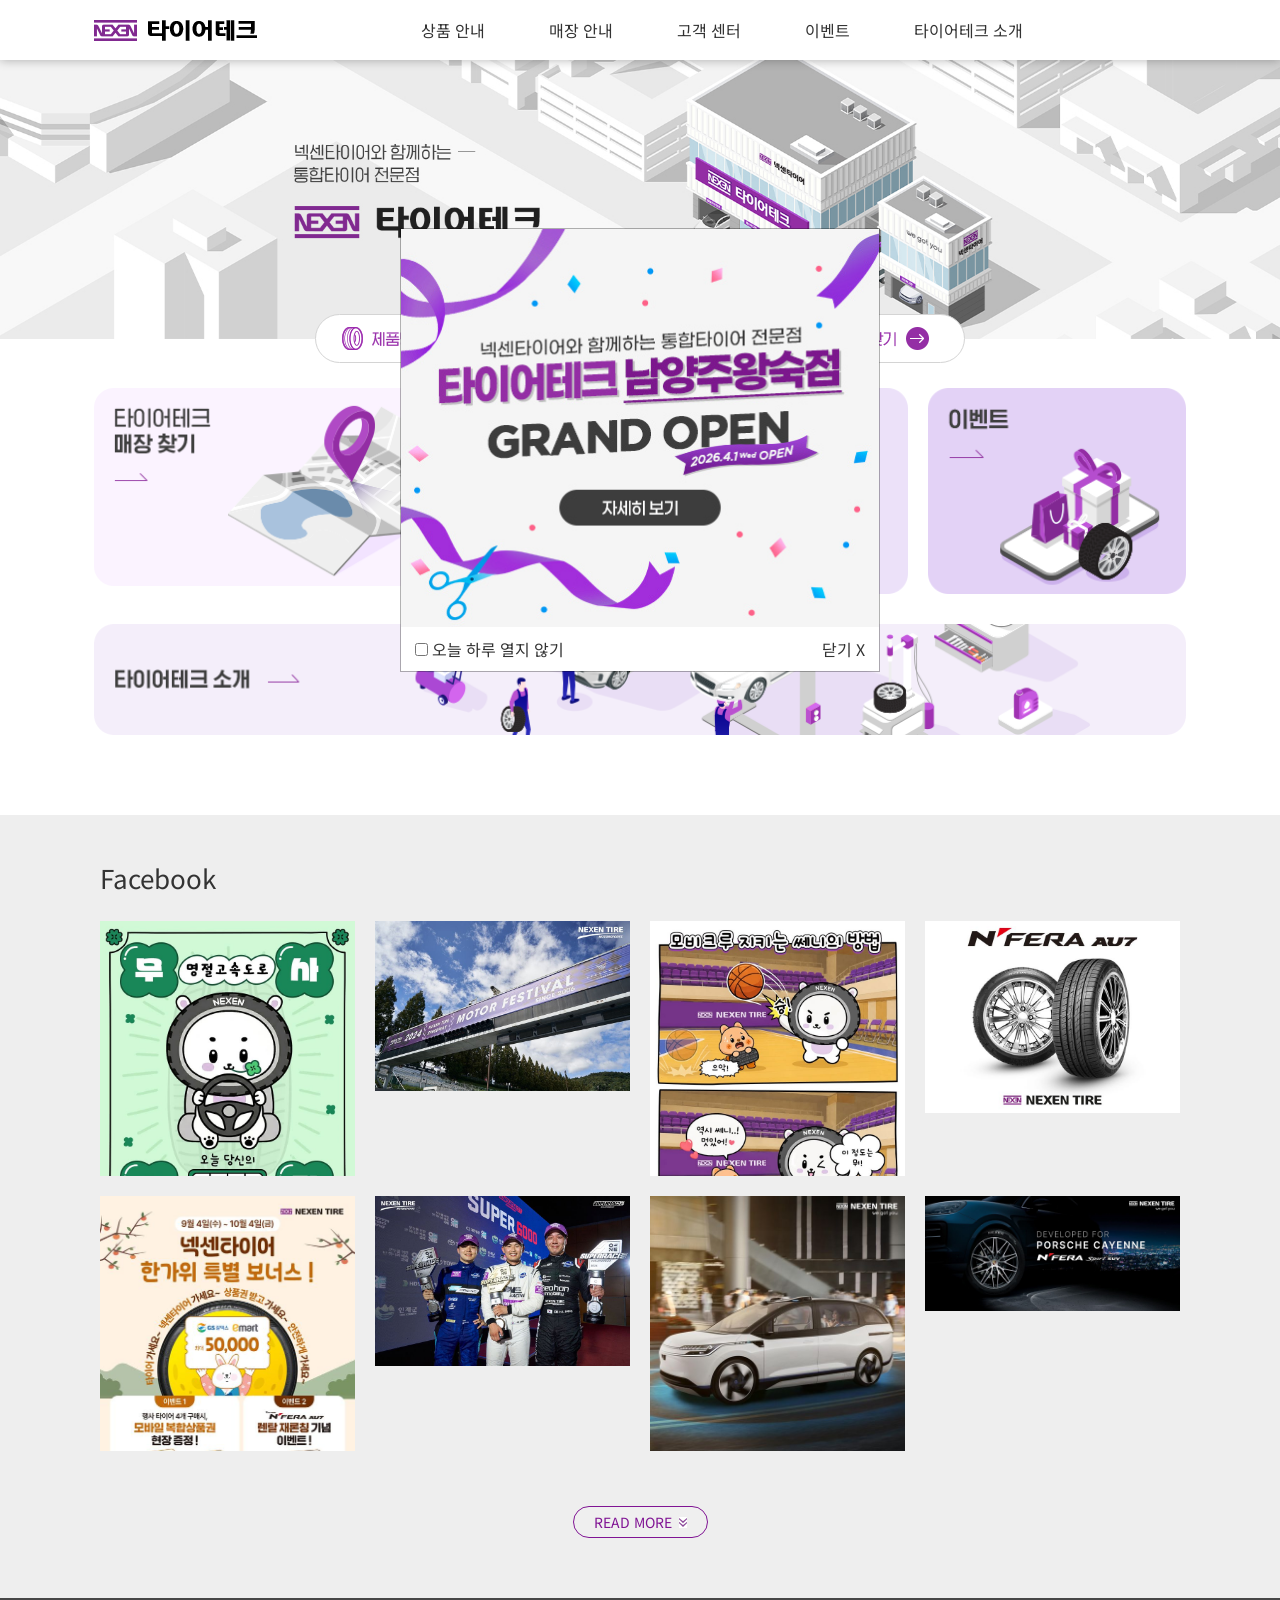
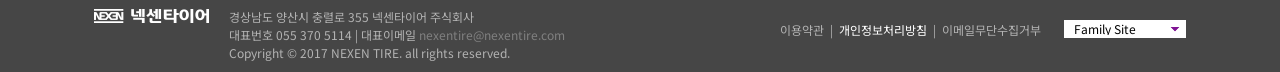
<file: index.html>
<!doctype html>
<html lang="ko">
  <head>
    <meta charset="UTF-8" />
    <meta name="viewport" content="width=device-width, initial-scale=1.0" />
    <title>Tire-tech</title>
    <link rel="icon" href="img/favicon.ico" />
    <link rel="stylesheet" href="css/style.css" />
    <script src="script/js.js" defer></script>
    <script src="script/index.js" defer></script>
  </head>
  <body>
    <div id="header_container">
      <header>
        <h1><a href="index.html">타이어테크</a></h1>
        <button class="trigger">
          <span class="bar"></span>
          <span class="bar"></span>
          <span class="bar"></span>
        </button>
        <nav class="gnb">
          <ul class="navList">
            <li>
              <a href="#" class="mainBtn">
                <span>상품 안내</span>
                <div class="icon"></div>
              </a>
              <ul class="sub">
                <li>
                  <a href="product1.html">내 차에 맞는 <br />타이어 찾기</a>
                </li>
                <li><a href="product2.html">승용차용</a></li>
                <li><a href="product3.html">SUV용</a></li>
                <li><a href="product4.html">전기차용</a></li>
                <li><a href="product5.html">VAN & 소형트럭용</a></li>
                <li><a href="product6.html">겨울용</a></li>
                <li><a href="product7.html">보증제 안내</a></li>
              </ul>
            </li>
            <li>
              <a href="#" class="mainBtn">
                <span>매장 안내</span>
                <div class="icon"></div>
              </a>
              <ul class="sub">
                <li><a href="shop.html">매장 찾기</a></li>
                <li><a href="shop.html">신규 매장 안내</a></li>
                <li><a href="shop.html">우수 매장 안내</a></li>
              </ul>
            </li>
            <li>
              <a href="#" class="mainBtn">
                <span>고객 센터</span>
                <div class="icon"></div>
              </a>
              <ul class="sub">
                <li><a href="center.html">공지</a></li>
                <li><a href="center.html">고객 문의</a></li>
                <li><a href="center.html">타이어 상식</a></li>
                <li>
                  <a href="center.html">타이어 <br />자가 진단</a>
                </li>
              </ul>
            </li>
            <li>
              <a href="#" class="mainBtn">
                <span>이벤트</span>
                <div class="icon"></div>
              </a>
              <ul class="sub">
                <li><a href="event.html">이벤트</a></li>
              </ul>
            </li>
            <li>
              <a href="#" class="mainBtn">
                <span>타이어테크 소개</span>
                <div class="icon"></div>
              </a>
              <ul class="sub">
                <li><a href="about.html">타이어테크</a></li>
                <li>
                  <a href="about.html">가맹점 <br />개설 안내</a>
                </li>
                <li><a href="about.html">광고/홍보</a></li>
              </ul>
            </li>
          </ul>
        </nav>
      </header>
      <div class="sub_shadow"></div>
    </div>

    <div id="visual">
      <img src="img/keyvisual2.jpg" alt="desktop용 이미지" class="desktop" />
      <img src="img/m_keyvisual.jpg" alt="mobile용 이미지" class="mobile" />
    </div>

    <main id="main_container">
      <section class="search_wrap">
        <article class="search">
          <ul>
            <li>
              <a href="#">
                <img
                  src="img/find_01.png"
                  alt="d제품명으로찾기"
                  class="desktop"
                />
                <img
                  src="img/m_find_01.png"
                  alt="m제품명으로찾기"
                  class="mobile"
                />
              </a>
            </li>
            <li>
              <a href="#">
                <img
                  src="img/find_02.png"
                  alt="d차종으로찾기"
                  class="desktop"
                />
                <img
                  src="img/m_find_02.png"
                  alt="m차종으로찾기"
                  class="mobile"
                />
              </a>
            </li>
            <li>
              <a href="#">
                <img
                  src="img/find_03.png"
                  alt="d사이즈로찾기"
                  class="desktop"
                />
                <img
                  src="img/m_find_03.png"
                  alt="m사이즈로찾기"
                  class="mobile"
                />
              </a>
            </li>
          </ul>
        </article>
      </section>
      <section class="service_wrap">
        <div class="service">
          <article class="service_item1">
            <a href="#">
              <img src="img/block3_01.png" alt="d매장찾기" class="desktop" />
              <img src="img/m_block3_01.png" alt="m매장찾기" class="mobile" />
            </a>
          </article>
          <article class="service_item2">
            <a href="#">
              <img src="img/block3_02.png" alt="d고객문의" class="desktop" />
              <img src="img/m_block3_02.png" alt="m고객문의" class="mobile" />
            </a>
          </article>
          <article class="service_item3">
            <a href="#">
              <img src="img/block3_03.png" alt="d이벤트" class="desktop" />
              <img src="img/m_block3_03.png" alt="m이벤트" class="mobile" />
            </a>
          </article>
          <article class="service_item4">
            <a href="#">
              <img src="img/block3_04.png" alt="d소개" class="desktop" />
              <img src="img/m_block3_04.png" alt="m소개" class="mobile" />
            </a>
          </article>
        </div>
      </section>
    </main>

    <div id="sns_container">
      <div class="sns">
        <h3>Facebook</h3>
        <ul class="item_wrap">
          <li class="item">
            <a href="http://www.naver.com">
              <figure><img src="img/sns/sns01.jpg" alt="" /></figure>
            </a>
          </li>
          <li class="item">
            <a href="#">
              <figure><img src="img/sns/sns02.jpg" alt="" /></figure>
            </a>
          </li>
          <li class="item">
            <a href="#">
              <figure><img src="img/sns/sns03.jpg" alt="" /></figure>
            </a>
          </li>
          <li class="item">
            <a href="#">
              <figure><img src="img/sns/sns04.jpg" alt="" /></figure>
            </a>
          </li>
          <li class="item">
            <a href="#">
              <figure><img src="img/sns/sns05.jpg" alt="" /></figure>
            </a>
          </li>
          <li class="item">
            <a href="#">
              <figure><img src="img/sns/sns06.jpg" alt="" /></figure>
            </a>
          </li>
          <li class="item">
            <a href="#">
              <figure><img src="img/sns/sns07.jpg" alt="" /></figure>
            </a>
          </li>
          <li class="item">
            <a href="#">
              <figure><img src="img/sns/sns08.jpg" alt="" /></figure>
            </a>
          </li>
        </ul>
        <div class="more">
          <button class="moreBtn">
            <span>READ MORE</span>
          </button>
        </div>
        <ul class="item_wrap itemWrap2">
          <li class="item">
            <a href="#">
              <figure><img src="img/sns/sns09.jpg" alt="" /></figure>
            </a>
          </li>
          <li class="item">
            <a href="#">
              <figure><img src="img/sns/sns10.jpg" alt="" /></figure>
            </a>
          </li>
          <li class="item">
            <a href="#">
              <figure><img src="img/sns/sns11.jpg" alt="" /></figure>
            </a>
          </li>
          <li class="item">
            <a href="#">
              <figure><img src="img/sns/sns12.jpg" alt="" /></figure>
            </a>
          </li>
          <li class="item">
            <a href="#">
              <figure><img src="img/sns/sns13.jpg" alt="" /></figure>
            </a>
          </li>
          <li class="item">
            <a href="#">
              <figure><img src="img/sns/sns14.jpg" alt="" /></figure>
            </a>
          </li>
          <li class="item">
            <a href="#">
              <figure><img src="img/sns/sns15.jpg" alt="" /></figure>
            </a>
          </li>
          <li class="item">
            <a href="#">
              <figure><img src="img/sns/sns16.jpg" alt="" /></figure>
            </a>
          </li>
        </ul>
      </div>
    </div>

    <div id="footer_container">
      <footer>
        <div class="logo">
          <img src="img/footer_logo.png" alt="타이어테크-푸터" />
        </div>
        <div class="info">
          경상남도 양산시 충렬로 355 넥센타이어 주식회사<br />
          대표번호 055 370 5114 | 대표이메일
          <a href="mailto:nexentire@nexentire.com">nexentire@nexentire.com</a
          ><br />
          Copyright &copy; 2017 NEXEN TIRE. all rights reserved.<br />
        </div>
        <div class="familSite_wrap">
          <select
            id="fam"
            onchange="if (this.value != '') window.open(this.value);"
          >
            <option value="">Family Site</option>
            <option value="http://www.nexentire.com/">넥센타이어</option>
            <option value="http://www.tirerental.co.kr">넥스트레벨</option>
            <option value="http://www.nexencorp.co.kr/">㈜넥센</option>
            <option value="http://www.knn.co.kr/">KNN</option>
            <option value="http://www.facebook.com/nexentire.korea">
              넥센타이어 페이스북
            </option>
            <option value="http://www.youtube.com/user/nexentireglobal">
              넥센타이어 유튜브
            </option>
          </select>
        </div>
        <div class="link_wrap">
          <a href="#">이용약관</a> | <a href="#">개인정보처리방침</a> |
          <a href="#">이메일무단수집거부</a>
        </div>
      </footer>
    </div>

    <div id="popup">
      <div class="popup_content">
        <figure>
          <img src="img/banner1.jpg" alt="" />
        </figure>
        <div class="popup_footer">
          <label> <input type="checkbox" /> 오늘 하루 열지 않기 </label>
          <a href="#" class="popup_close">닫기 X</a>
        </div>
      </div>
    </div>
  </body>
</html>
</file>
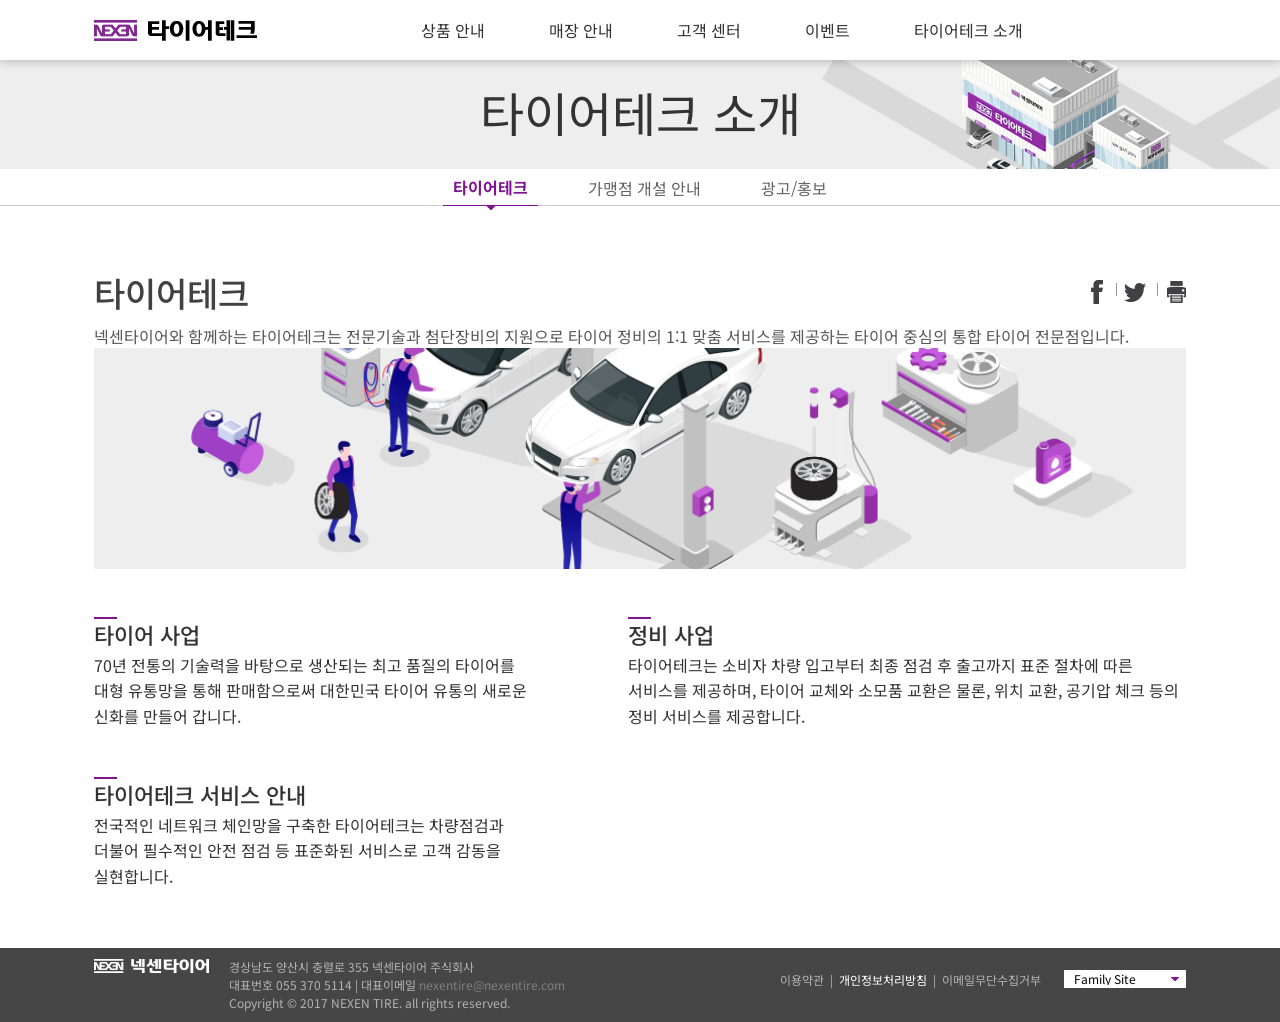
<file: about.html>
<!doctype html>
<html lang="ko">
  <head>
    <meta charset="UTF-8" />
    <meta name="viewport" content="width=device-width, initial-scale=1.0" />
    <title>타이어테크 소개::Tire-tech</title>
    <link rel="icon" href="img/favicon.ico" />
    <link rel="stylesheet" href="css/style.css" />
    <script src="script/js.js" defer></script>
  </head>
  <body>
    <div id="header_container">
      <header>
        <h1><a href="index.html">타이어테크</a></h1>
        <button class="trigger">
          <span class="bar"></span>
          <span class="bar"></span>
          <span class="bar"></span>
        </button>
        <nav class="gnb">
          <ul class="navList">
            <li>
              <a href="#" class="mainBtn">
                <span>상품 안내</span>
                <div class="icon"></div>
              </a>
              <ul class="sub">
                <li>
                  <a href="product1.html">내 차에 맞는 <br />타이어 찾기</a>
                </li>
                <li><a href="product2.html">승용차용</a></li>
                <li><a href="product3.html">SUV용</a></li>
                <li><a href="product4.html">전기차용</a></li>
                <li><a href="product5.html">VAN & 소형트럭용</a></li>
                <li><a href="product6.html">겨울용</a></li>
                <li><a href="product7.html">보증제 안내</a></li>
              </ul>
            </li>
            <li>
              <a href="#" class="mainBtn">
                <span>매장 안내</span>
                <div class="icon"></div>
              </a>
              <ul class="sub">
                <li><a href="shop.html">매장 찾기</a></li>
                <li><a href="shop.html">신규 매장 안내</a></li>
                <li><a href="shop.html">우수 매장 안내</a></li>
              </ul>
            </li>
            <li>
              <a href="#" class="mainBtn">
                <span>고객 센터</span>
                <div class="icon"></div>
              </a>
              <ul class="sub">
                <li><a href="center.html">공지</a></li>
                <li><a href="center.html">고객 문의</a></li>
                <li><a href="center.html">타이어 상식</a></li>
                <li>
                  <a href="center.html">타이어 <br />자가 진단</a>
                </li>
              </ul>
            </li>
            <li>
              <a href="#" class="mainBtn">
                <span>이벤트</span>
                <div class="icon"></div>
              </a>
              <ul class="sub">
                <li><a href="event.html">이벤트</a></li>
              </ul>
            </li>
            <li>
              <a href="#" class="mainBtn">
                <span>타이어테크 소개</span>
                <div class="icon"></div>
              </a>
              <ul class="sub">
                <li><a href="about.html">타이어테크</a></li>
                <li>
                  <a href="about.html">가맹점 <br />개설 안내</a>
                </li>
                <li><a href="about.html">광고/홍보</a></li>
              </ul>
            </li>
          </ul>
        </nav>
      </header>
      <div class="sub_shadow"></div>
    </div>

    <div id="sub_container">
      <div class="sub_visual">
        <div class="title">
          <h1>타이어테크 소개</h1>
        </div>
        <figure>
          <img src="img/sub/tiretech_keyvisual.png" alt="" />
        </figure>
      </div>
      <!-- .sub_visual end -->

      <div class="sub_nav">
        <div class="container">
          <table>
            <tr>
              <td class="active"><a href="about.html">타이어테크</a></td>
              <td><a href="about.html">가맹점 개설 안내</a></td>
              <td><a href="about.html">광고/홍보</a></td>
            </tr>
          </table>
        </div>
      </div>
      <!-- .sub_nav end -->

      <div class="content_wrap">
        <div class="container">
          <div class="sub_content">
            <div class="con_title">
              <div class="title_txt">
                <h3>타이어테크</h3>
                <span
                  >넥센타이어와 함께하는 타이어테크는 전문기술과 첨단장비의
                  지원으로 타이어 정비의 1:1 맞춤 서비스를 제공하는 타이어
                  중심의 통합 타이어 전문점입니다.</span
                >
              </div>
              <div class="sub_main">
                <!-- 서브 컨텐츠 내용들이 들어가는 곳 -->
                <figure class="title_img">
                  <img src="img/sub/tiretech_title.png" alt="" />
                </figure>
                <div class="tiretech_box_wrap">
                  <ul class="Lbox">
                    <li>
                      <h4>타이어 사업</h4>
                      <p>
                        70년 전통의 기술력을 바탕으로 생산되는 최고 품질의
                        타이어를 대형 유통망을 통해 판매함으로써 대한민국 타이어
                        유통의 새로운 신화를 만들어 갑니다.
                      </p>
                    </li>
                    <li>
                      <h4>타이어테크 서비스 안내</h4>
                      <p>
                        전국적인 네트워크 체인망을 구축한 타이어테크는
                        차량점검과 더불어 필수적인 안전 점검 등 표준화된
                        서비스로 고객 감동을 실현합니다.
                      </p>
                    </li>
                  </ul>
                  <ul class="Rbox">
                    <li>
                      <h4>정비 사업</h4>
                      <p>
                        타이어테크는 소비자 차량 입고부터 최종 점검 후 출고까지
                        표준 절차에 따른 서비스를 제공하며, 타이어 교체와 소모품
                        교환은 물론, 위치 교환, 공기압 체크 등의 정비 서비스를
                        제공합니다.
                      </p>
                    </li>
                  </ul>
                </div>

                <div class="sns_btns">
                  <a href="#"
                    ><img src="img/sub/btn_sns1.gif" alt="페이스북"
                  /></a>
                  <a href="#"
                    ><img src="img/sub/btn_sns2.gif" alt="트위터"
                  /></a>
                  <a href="#"
                    ><img src="img/sub/btn_print.gif" alt="프린트"
                  /></a>
                </div>
              </div>
              <div class="sub_main">
                <!-- 서브 컨텐츠 내용들이 들어가는 곳 -->
              </div>
            </div>
          </div>
        </div>
      </div>
    </div>

    <div id="footer_container">
      <footer>
        <div class="logo">
          <img src="img/footer_logo.png" alt="타이어테크-푸터" />
        </div>
        <div class="info">
          경상남도 양산시 충렬로 355 넥센타이어 주식회사<br />
          대표번호 055 370 5114 | 대표이메일
          <a href="mailto:nexentire@nexentire.com">nexentire@nexentire.com</a
          ><br />
          Copyright &copy; 2017 NEXEN TIRE. all rights reserved.<br />
        </div>
        <div class="familSite_wrap">
          <select
            id="fam"
            onchange="if (this.value != '') window.open(this.value);"
          >
            <option value="">Family Site</option>
            <option value="http://www.nexentire.com/">넥센타이어</option>
            <option value="http://www.tirerental.co.kr">넥스트레벨</option>
            <option value="http://www.nexencorp.co.kr/">㈜넥센</option>
            <option value="http://www.knn.co.kr/">KNN</option>
            <option value="http://www.facebook.com/nexentire.korea">
              넥센타이어 페이스북
            </option>
            <option value="http://www.youtube.com/user/nexentireglobal">
              넥센타이어 유튜브
            </option>
          </select>
        </div>
        <div class="link_wrap">
          <a href="#">이용약관</a> | <a href="#">개인정보처리방침</a> |
          <a href="#">이메일무단수집거부</a>
        </div>
      </footer>
    </div>
  </body>
</html>
</file>
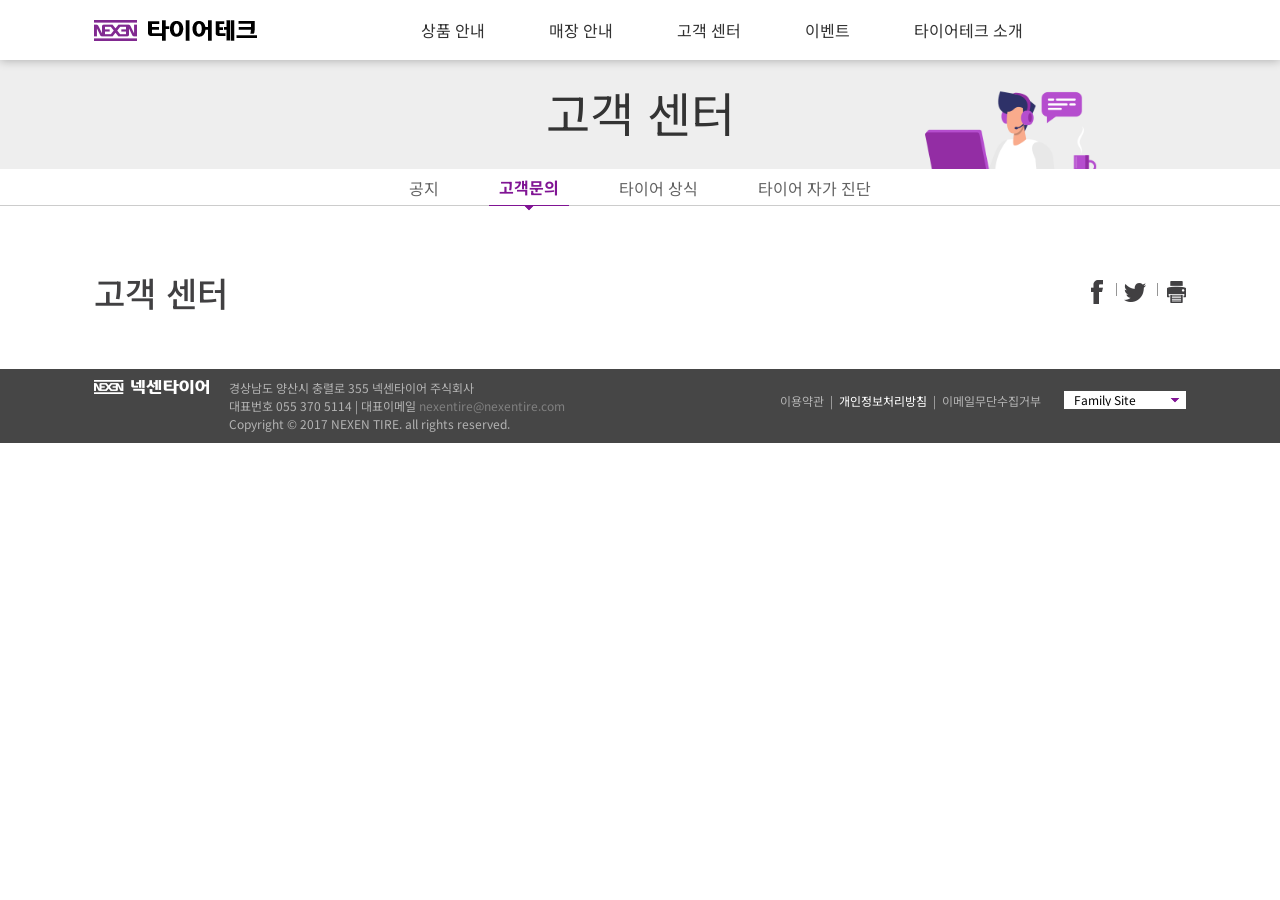
<file: center.html>
<!doctype html>
<html lang="ko">
  <head>
    <meta charset="UTF-8" />
    <meta name="viewport" content="width=device-width, initial-scale=1.0" />
    <title>고객 센터::Tire-tech</title>
    <link rel="icon" href="img/favicon.ico" />
    <link rel="stylesheet" href="css/style.css" />
    <script src="script/js.js" defer></script>
  </head>
  <body>
    <div id="header_container">
      <header>
        <h1><a href="index.html">타이어테크</a></h1>
        <button class="trigger">
          <span class="bar"></span>
          <span class="bar"></span>
          <span class="bar"></span>
        </button>
        <nav class="gnb">
          <ul class="navList">
            <li>
              <a href="#" class="mainBtn">
                <span>상품 안내</span>
                <div class="icon"></div>
              </a>
              <ul class="sub">
                <li>
                  <a href="product1.html">내 차에 맞는 <br />타이어 찾기</a>
                </li>
                <li><a href="product2.html">승용차용</a></li>
                <li><a href="product3.html">SUV용</a></li>
                <li><a href="product4.html">전기차용</a></li>
                <li><a href="product5.html">VAN & 소형트럭용</a></li>
                <li><a href="product6.html">겨울용</a></li>
                <li><a href="product7.html">보증제 안내</a></li>
              </ul>
            </li>
            <li>
              <a href="#" class="mainBtn">
                <span>매장 안내</span>
                <div class="icon"></div>
              </a>
              <ul class="sub">
                <li><a href="shop.html">매장 찾기</a></li>
                <li><a href="shop.html">신규 매장 안내</a></li>
                <li><a href="shop.html">우수 매장 안내</a></li>
              </ul>
            </li>
            <li>
              <a href="#" class="mainBtn">
                <span>고객 센터</span>
                <div class="icon"></div>
              </a>
              <ul class="sub">
                <li><a href="center.html">공지</a></li>
                <li><a href="center.html">고객 문의</a></li>
                <li><a href="center.html">타이어 상식</a></li>
                <li>
                  <a href="center.html">타이어 <br />자가 진단</a>
                </li>
              </ul>
            </li>
            <li>
              <a href="#" class="mainBtn">
                <span>이벤트</span>
                <div class="icon"></div>
              </a>
              <ul class="sub">
                <li><a href="event.html">이벤트</a></li>
              </ul>
            </li>
            <li>
              <a href="#" class="mainBtn">
                <span>타이어테크 소개</span>
                <div class="icon"></div>
              </a>
              <ul class="sub">
                <li><a href="about.html">타이어테크</a></li>
                <li>
                  <a href="about.html">가맹점 <br />개설 안내</a>
                </li>
                <li><a href="about.html">광고/홍보</a></li>
              </ul>
            </li>
          </ul>
        </nav>
      </header>
      <div class="sub_shadow"></div>
    </div>

    <div id="sub_container">
      <div class="sub_visual">
        <div class="title">
          <h1>고객 센터</h1>
        </div>
        <figure>
          <img src="img/sub/customer_keyvisual.png" alt="" />
        </figure>
      </div>
      <!-- .sub_visual end -->

      <div class="sub_nav">
        <div class="container">
          <table>
            <tr>
              <td><a href="shop.html">공지</a></td>
              <td class="active"><a href="center.html">고객문의</a></td>
              <td><a href="center.html">타이어 상식</a></td>
              <td><a href="center.html">타이어 자가 진단</a></td>
            </tr>
          </table>
        </div>
      </div>
      <!-- .sub_nav end -->

      <div class="content_wrap">
        <div class="container">
          <div class="sub_content">
            <div class="con_title">
              <div class="title_txt">
                <h3>고객 센터</h3>
              </div>
              <div class="sns_btns">
                <a href="#"
                  ><img src="img/sub/btn_sns1.gif" alt="페이스북"
                /></a>
                <a href="#"><img src="img/sub/btn_sns2.gif" alt="트위터" /></a>
                <a href="#"><img src="img/sub/btn_print.gif" alt="프린트" /></a>
              </div>
            </div>
            <div class="sub_main">
              <!-- 서브 컨텐츠 내용들이 들어가는 곳 -->
              
              </div>
            </div>
          </div>
        </div>
      </div>
    </div>

    <div id="footer_container">
      <footer>
        <div class="logo">
          <img src="img/footer_logo.png" alt="타이어테크-푸터" />
        </div>
        <div class="info">
          경상남도 양산시 충렬로 355 넥센타이어 주식회사<br />
          대표번호 055 370 5114 | 대표이메일
          <a href="mailto:nexentire@nexentire.com">nexentire@nexentire.com</a
          ><br />
          Copyright &copy; 2017 NEXEN TIRE. all rights reserved.<br />
        </div>
        <div class="familSite_wrap">
          <select
            id="fam"
            onchange="if (this.value != '') window.open(this.value);"
          >
            <option value="">Family Site</option>
            <option value="http://www.nexentire.com/">넥센타이어</option>
            <option value="http://www.tirerental.co.kr">넥스트레벨</option>
            <option value="http://www.nexencorp.co.kr/">㈜넥센</option>
            <option value="http://www.knn.co.kr/">KNN</option>
            <option value="http://www.facebook.com/nexentire.korea">
              넥센타이어 페이스북
            </option>
            <option value="http://www.youtube.com/user/nexentireglobal">
              넥센타이어 유튜브
            </option>
          </select>
        </div>
        <div class="link_wrap">
          <a href="#">이용약관</a> | <a href="#">개인정보처리방침</a> |
          <a href="#">이메일무단수집거부</a>
        </div>
      </footer>
    </div>
  </body>
</html>
</file>
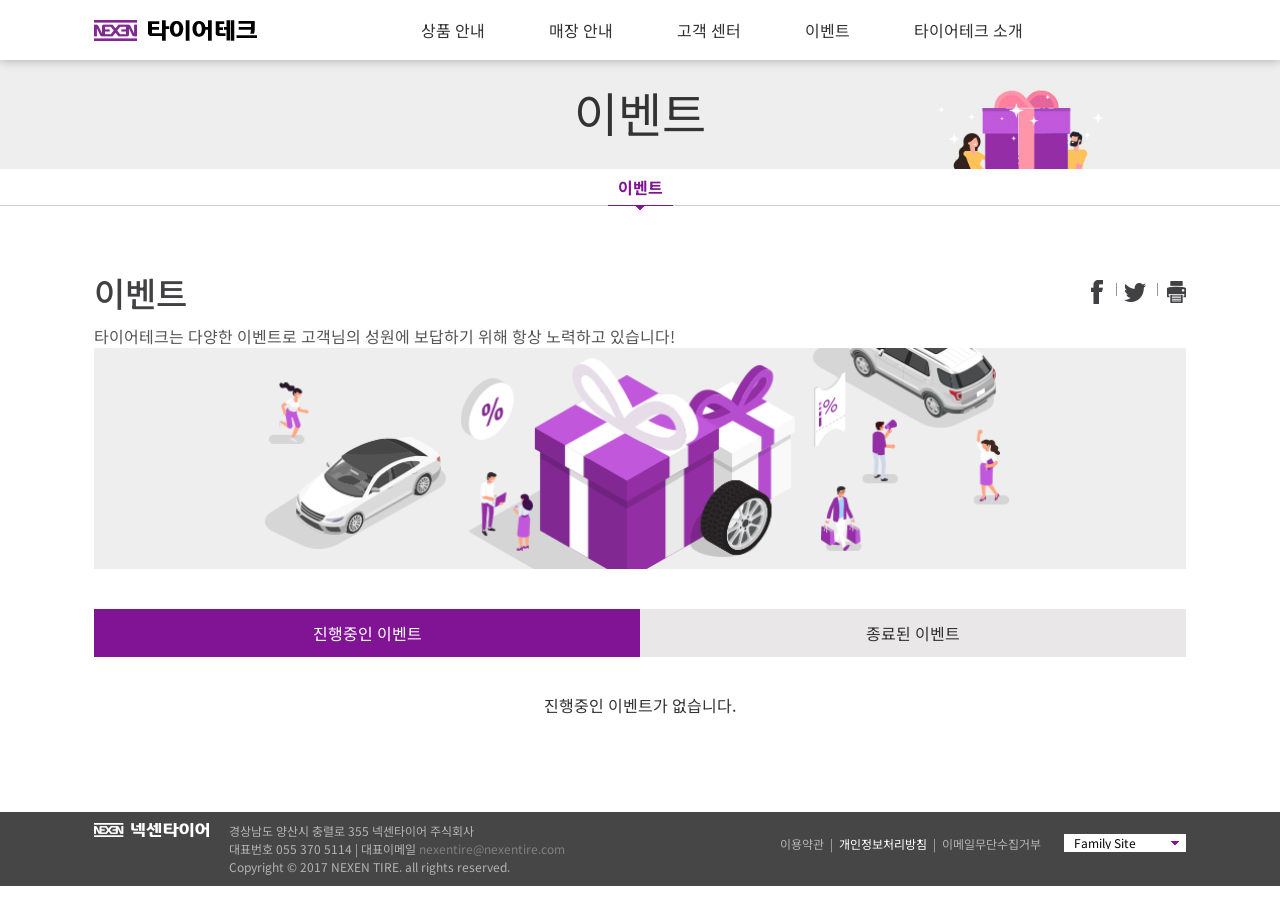
<file: event.html>
<!doctype html>
<html lang="ko">
  <head>
    <meta charset="UTF-8" />
    <meta name="viewport" content="width=device-width, initial-scale=1.0" />
    <title>이벤트::Tire-tech</title>
    <link rel="icon" href="img/favicon.ico" />
    <link rel="stylesheet" href="css/style.css" />
    <script src="script/js.js" defer></script>
    <script src="script/index.js" defer></script>
  </head>
  <body>
    <div id="header_container">
      <header>
        <h1><a href="index.html">타이어테크</a></h1>
        <button class="trigger">
          <span class="bar"></span>
          <span class="bar"></span>
          <span class="bar"></span>
        </button>
        <nav class="gnb">
          <ul class="navList">
            <li>
              <a href="#" class="mainBtn">
                <span>상품 안내</span>
                <div class="icon"></div>
              </a>
              <ul class="sub">
                <li>
                  <a href="product1.html">내 차에 맞는 <br />타이어 찾기</a>
                </li>
                <li><a href="product2.html">승용차용</a></li>
                <li><a href="product3.html">SUV용</a></li>
                <li><a href="product4.html">전기차용</a></li>
                <li><a href="product5.html">VAN & 소형트럭용</a></li>
                <li><a href="product6.html">겨울용</a></li>
                <li><a href="product7.html">보증제 안내</a></li>
              </ul>
            </li>
            <li>
              <a href="#" class="mainBtn">
                <span>매장 안내</span>
                <div class="icon"></div>
              </a>
              <ul class="sub">
                <li><a href="shop.html">매장 찾기</a></li>
                <li><a href="shop.html">신규 매장 안내</a></li>
                <li><a href="shop.html">우수 매장 안내</a></li>
              </ul>
            </li>
            <li>
              <a href="#" class="mainBtn">
                <span>고객 센터</span>
                <div class="icon"></div>
              </a>
              <ul class="sub">
                <li><a href="center.html">공지</a></li>
                <li><a href="center.html">고객 문의</a></li>
                <li><a href="center.html">타이어 상식</a></li>
                <li>
                  <a href="center.html">타이어 <br />자가 진단</a>
                </li>
              </ul>
            </li>
            <li>
              <a href="#" class="mainBtn">
                <span>이벤트</span>
                <div class="icon"></div>
              </a>
              <ul class="sub">
                <li><a href="event.html">이벤트</a></li>
              </ul>
            </li>
            <li>
              <a href="#" class="mainBtn">
                <span>타이어테크 소개</span>
                <div class="icon"></div>
              </a>
              <ul class="sub">
                <li><a href="about.html">타이어테크</a></li>
                <li>
                  <a href="about.html">가맹점 <br />개설 안내</a>
                </li>
                <li><a href="about.html">광고/홍보</a></li>
              </ul>
            </li>
          </ul>
        </nav>
      </header>
      <div class="sub_shadow"></div>
    </div>

    <div id="sub_container">
      <div class="sub_visual">
        <div class="title">
          <h1>이벤트</h1>
        </div>
        <figure>
          <img src="img/sub/event_keyvisual.jpg" alt="" />
        </figure>
      </div>
      <!-- .sub_visual end -->

      <div class="sub_nav">
        <div class="container">
          <table>
            <tr>
              <td class="active"><a href="shop.html">이벤트</a></td>
            </tr>
          </table>
        </div>
      </div>
      <!-- .sub_nav end -->

      <div class="content_wrap">
        <div class="container">
          <div class="sub_content">
            <div class="con_title">
              <div class="title_txt">
                <h3>이벤트</h3>
                <span
                  >타이어테크는 다양한 이벤트로 고객님의 성원에 보답하기 위해
                  항상 노력하고 있습니다!</span
                >
              </div>
              <div class="sub_main">
                <!-- 서브 컨텐츠 내용들이 들어가는 곳 -->
                <figure class="title_img">
                  <img src="img/sub/event_title.png" alt="" />
                </figure>
                <div class="event_btn_wrap">
                  <ul class="tab_btn">
                    <li><a href="#">진행중인 이벤트</a></li>
                    <li><a href="#">종료된 이벤트</a></li>
                  </ul>
                  <article class="tab_content">
                    <div><p>진행중인 이벤트가 없습니다.</p></div>
                    <div>
                      <p><img src="img/sub/event_old.png" alt="" /></p>
                    </div>
                  </article>
                </div>

                <div class="sns_btns">
                  <a href="#"
                    ><img src="img/sub/btn_sns1.gif" alt="페이스북"
                  /></a>
                  <a href="#"
                    ><img src="img/sub/btn_sns2.gif" alt="트위터"
                  /></a>
                  <a href="#"
                    ><img src="img/sub/btn_print.gif" alt="프린트"
                  /></a>
                </div>
              </div>
              <div class="sub_main">
                <!-- 서브 컨텐츠 내용들이 들어가는 곳 -->
              </div>
            </div>
          </div>
        </div>
      </div>
    </div>

    <div id="footer_container">
      <footer>
        <div class="logo">
          <img src="img/footer_logo.png" alt="타이어테크-푸터" />
        </div>
        <div class="info">
          경상남도 양산시 충렬로 355 넥센타이어 주식회사<br />
          대표번호 055 370 5114 | 대표이메일
          <a href="mailto:nexentire@nexentire.com">nexentire@nexentire.com</a
          ><br />
          Copyright &copy; 2017 NEXEN TIRE. all rights reserved.<br />
        </div>
        <div class="familSite_wrap">
          <select
            id="fam"
            onchange="if (this.value != '') window.open(this.value);"
          >
            <option value="">Family Site</option>
            <option value="http://www.nexentire.com/">넥센타이어</option>
            <option value="http://www.tirerental.co.kr">넥스트레벨</option>
            <option value="http://www.nexencorp.co.kr/">㈜넥센</option>
            <option value="http://www.knn.co.kr/">KNN</option>
            <option value="http://www.facebook.com/nexentire.korea">
              넥센타이어 페이스북
            </option>
            <option value="http://www.youtube.com/user/nexentireglobal">
              넥센타이어 유튜브
            </option>
          </select>
        </div>
        <div class="link_wrap">
          <a href="#">이용약관</a> | <a href="#">개인정보처리방침</a> |
          <a href="#">이메일무단수집거부</a>
        </div>
      </footer>
    </div>

    <script>
      // event 페이지 Tab
      const eventBtns = document.querySelectorAll(".tab_btn li");
      const tabContents = document.querySelectorAll(".tab_content > div");

      eventBtns.forEach((btn, idx) => {
        // idx - 첫번째 li인지 두번째 li인지 순서
        btn.addEventListener("click", () => {
          eventBtns.forEach((li) => li.classList.remove("active"));
          tabContents.forEach((con) => con.classList.remove("active"));

          btn.classList.add("active");
          tabContents[idx].classList.add("active");
        });
      });

      eventBtns[0].classList.add("active");
      tabContents[0].classList.add("active");
    </script>
  </body>
</html>
</file>
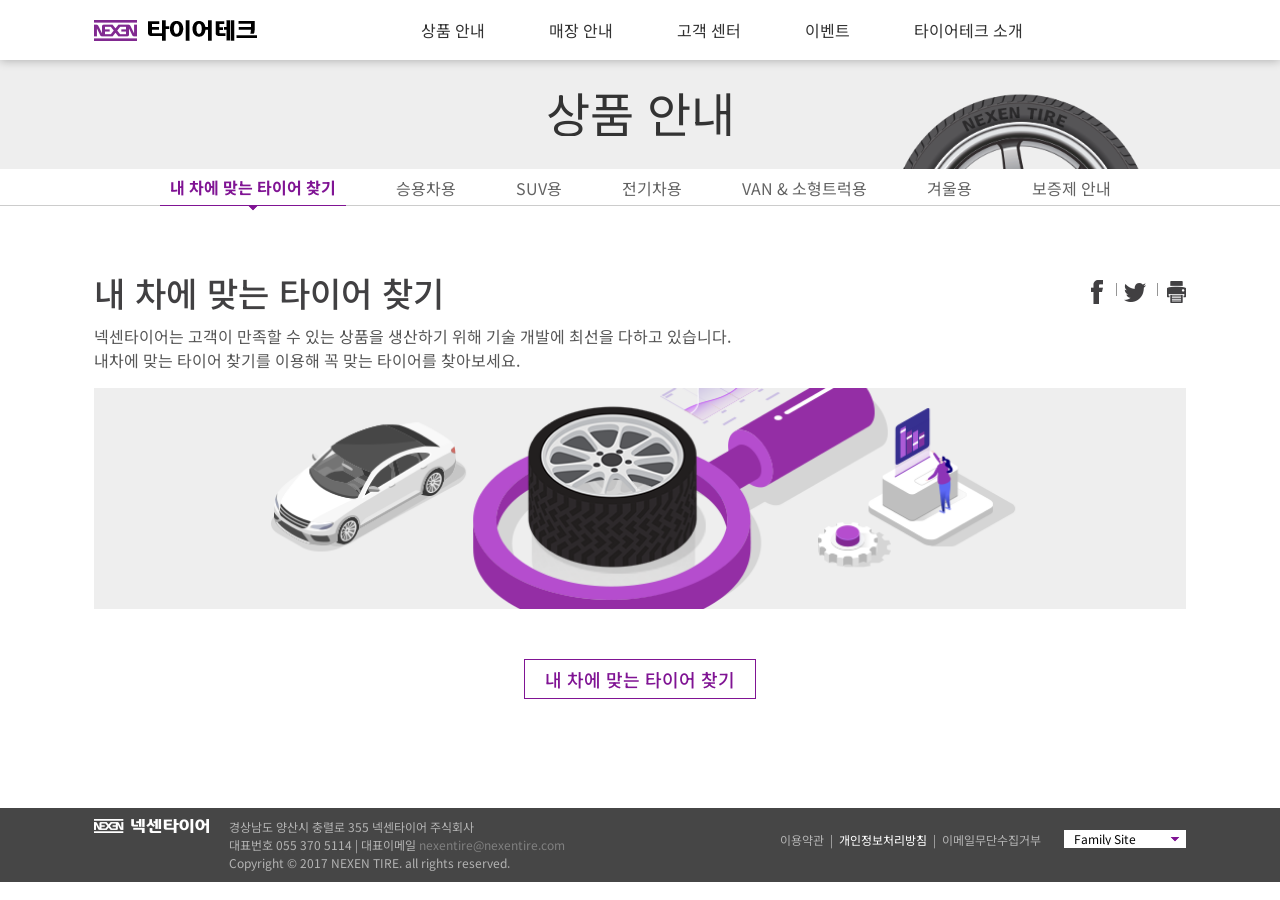
<file: product1.html>
<!doctype html>
<html lang="ko">
  <head>
    <meta charset="UTF-8" />
    <meta name="viewport" content="width=device-width, initial-scale=1.0" />
    <title>상품안내::Tire-tech</title>
    <link rel="icon" href="img/favicon.ico" />
    <link rel="stylesheet" href="css/style.css" />
    <script src="script/js.js" defer></script>
  </head>
  <body>
    <div id="header_container">
      <header>
        <h1><a href="index.html">타이어테크</a></h1>
        <button class="trigger">
          <span class="bar"></span>
          <span class="bar"></span>
          <span class="bar"></span>
        </button>
        <nav class="gnb">
          <ul class="navList">
            <li>
              <a href="#" class="mainBtn">
                <span>상품 안내</span>
                <div class="icon"></div>
              </a>
              <ul class="sub">
                <li>
                  <a href="product1.html">내 차에 맞는 <br />타이어 찾기</a>
                </li>
                <li><a href="product2.html">승용차용</a></li>
                <li><a href="product3.html">SUV용</a></li>
                <li><a href="product4.html">전기차용</a></li>
                <li><a href="product5.html">VAN & 소형트럭용</a></li>
                <li><a href="product6.html">겨울용</a></li>
                <li><a href="product7.html">보증제 안내</a></li>
              </ul>
            </li>
            <li>
              <a href="#" class="mainBtn">
                <span>매장 안내</span>
                <div class="icon"></div>
              </a>
              <ul class="sub">
                <li><a href="shop.html">매장 찾기</a></li>
                <li><a href="shop.html">신규 매장 안내</a></li>
                <li><a href="shop.html">우수 매장 안내</a></li>
              </ul>
            </li>
            <li>
              <a href="#" class="mainBtn">
                <span>고객 센터</span>
                <div class="icon"></div>
              </a>
              <ul class="sub">
                <li><a href="center.html">공지</a></li>
                <li><a href="center.html">고객 문의</a></li>
                <li><a href="center.html">타이어 상식</a></li>
                <li>
                  <a href="center.html">타이어 <br />자가 진단</a>
                </li>
              </ul>
            </li>
            <li>
              <a href="#" class="mainBtn">
                <span>이벤트</span>
                <div class="icon"></div>
              </a>
              <ul class="sub">
                <li><a href="event.html">이벤트</a></li>
              </ul>
            </li>
            <li>
              <a href="#" class="mainBtn">
                <span>타이어테크 소개</span>
                <div class="icon"></div>
              </a>
              <ul class="sub">
                <li><a href="about.html">타이어테크</a></li>
                <li>
                  <a href="about.html">가맹점 <br />개설 안내</a>
                </li>
                <li><a href="about.html">광고/홍보</a></li>
              </ul>
            </li>
          </ul>
        </nav>
      </header>
      <div class="sub_shadow"></div>
    </div>

    <div id="sub_container">
      <div class="sub_visual">
        <div class="title">
          <h1>상품 안내</h1>
        </div>
        <figure>
          <img src="img/sub/product_keyvisual.png" alt="" />
        </figure>
      </div>
      <!-- .sub_visual end -->

      <div class="sub_nav">
        <div class="container">
          <table>
            <tr>
              <td class="active">
                <a href="product1.html">내 차에 맞는 타이어 찾기</a>
              </td>
              <td><a href="product2.html">승용차용</a></td>
              <td><a href="product3.html">SUV용</a></td>
              <td><a href="product4.html">전기차용</a></td>
              <td><a href="product5.html">VAN & 소형트럭용</a></td>
              <td><a href="product6.html">겨울용</a></td>
              <td><a href="product7.html">보증제 안내</a></td>
            </tr>
          </table>
        </div>
      </div>
      <!-- .sub_nav end -->

      <div class="content_wrap">
        <div class="container">
          <div class="sub_content">
            <div class="con_title">
              <div class="title_txt">
                <h3>내 차에 맞는 타이어 찾기</h3>
                <span
                  >넥센타이어는 고객이 만족할 수 있는 상품을 생산하기 위해 기술
                  개발에 최선을 다하고 있습니다.<br />
                  내차에 맞는 타이어 찾기를 이용해 꼭 맞는 타이어를
                  찾아보세요.</span
                >
              </div>
              <div class="sns_btns">
                <a href="#"
                  ><img src="img/sub/btn_sns1.gif" alt="페이스북"
                /></a>
                <a href="#"><img src="img/sub/btn_sns2.gif" alt="트위터" /></a>
                <a href="#"><img src="img/sub/btn_print.gif" alt="프린트" /></a>
              </div>
            </div>
            <div class="sub_main">
              <!-- 서브 컨텐츠 내용들이 들어가는 곳 -->
              <figure class="title_img">
                <img src="img/sub/find_tire_title.png" alt="" />
              </figure>
              <div class="find_btn_wrap">
                <button class="btn">내 차에 맞는 타이어 찾기</button>
              </div>
            </div>
          </div>
        </div>
      </div>
    </div>

    <div id="footer_container">
      <footer>
        <div class="logo">
          <img src="img/footer_logo.png" alt="타이어테크-푸터" />
        </div>
        <div class="info">
          경상남도 양산시 충렬로 355 넥센타이어 주식회사<br />
          대표번호 055 370 5114 | 대표이메일
          <a href="mailto:nexentire@nexentire.com">nexentire@nexentire.com</a
          ><br />
          Copyright &copy; 2017 NEXEN TIRE. all rights reserved.<br />
        </div>
        <div class="familSite_wrap">
          <select
            id="fam"
            onchange="if (this.value != '') window.open(this.value);"
          >
            <option value="">Family Site</option>
            <option value="http://www.nexentire.com/">넥센타이어</option>
            <option value="http://www.tirerental.co.kr">넥스트레벨</option>
            <option value="http://www.nexencorp.co.kr/">㈜넥센</option>
            <option value="http://www.knn.co.kr/">KNN</option>
            <option value="http://www.facebook.com/nexentire.korea">
              넥센타이어 페이스북
            </option>
            <option value="http://www.youtube.com/user/nexentireglobal">
              넥센타이어 유튜브
            </option>
          </select>
        </div>
        <div class="link_wrap">
          <a href="#">이용약관</a> | <a href="#">개인정보처리방침</a> |
          <a href="#">이메일무단수집거부</a>
        </div>
      </footer>
    </div>
  </body>
</html>
</file>
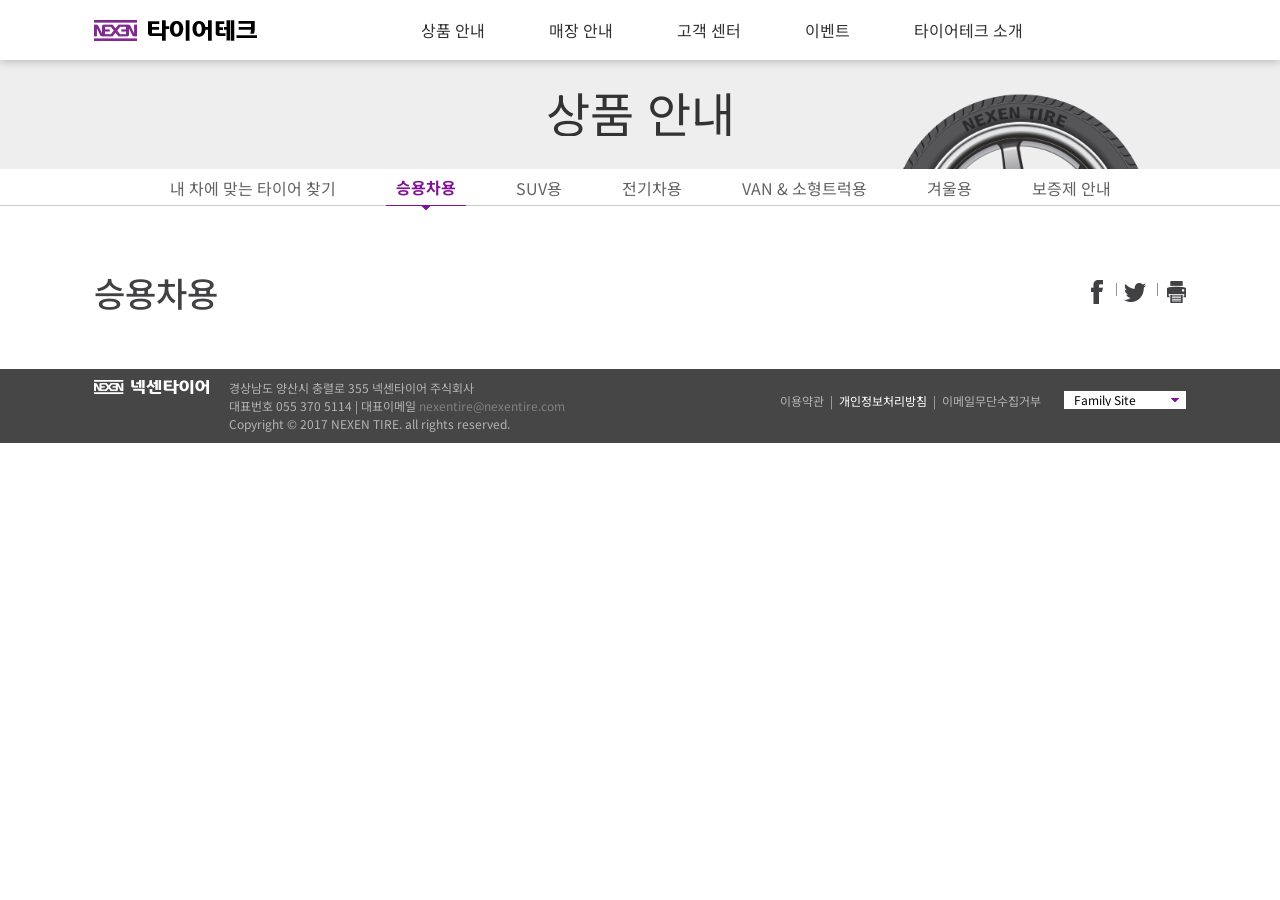
<file: product2.html>
<!doctype html>
<html lang="ko">
  <head>
    <meta charset="UTF-8" />
    <meta name="viewport" content="width=device-width, initial-scale=1.0" />
    <title>상품안내::Tire-tech</title>
    <link rel="icon" href="img/favicon.ico" />
    <link rel="stylesheet" href="css/style.css" />
    <script src="script/js.js" defer></script>
  </head>
  <body>
    <div id="header_container">
      <header>
        <h1><a href="index.html">타이어테크</a></h1>
        <button class="trigger">
          <span class="bar"></span>
          <span class="bar"></span>
          <span class="bar"></span>
        </button>
        <nav class="gnb">
          <ul class="navList">
            <li>
              <a href="#" class="mainBtn">
                <span>상품 안내</span>
                <div class="icon"></div>
              </a>
              <ul class="sub">
                <li>
                  <a href="product1.html">내 차에 맞는 <br />타이어 찾기</a>
                </li>
                <li><a href="product2.html">승용차용</a></li>
                <li><a href="product3.html">SUV용</a></li>
                <li><a href="product4.html">전기차용</a></li>
                <li><a href="product5.html">VAN & 소형트럭용</a></li>
                <li><a href="product6.html">겨울용</a></li>
                <li><a href="product7.html">보증제 안내</a></li>
              </ul>
            </li>
            <li>
              <a href="#" class="mainBtn">
                <span>매장 안내</span>
                <div class="icon"></div>
              </a>
              <ul class="sub">
                <li><a href="shop.html">매장 찾기</a></li>
                <li><a href="shop.html">신규 매장 안내</a></li>
                <li><a href="shop.html">우수 매장 안내</a></li>
              </ul>
            </li>
            <li>
              <a href="#" class="mainBtn">
                <span>고객 센터</span>
                <div class="icon"></div>
              </a>
              <ul class="sub">
                <li><a href="center.html">공지</a></li>
                <li><a href="center.html">고객 문의</a></li>
                <li><a href="center.html">타이어 상식</a></li>
                <li>
                  <a href="center.html">타이어 <br />자가 진단</a>
                </li>
              </ul>
            </li>
            <li>
              <a href="#" class="mainBtn">
                <span>이벤트</span>
                <div class="icon"></div>
              </a>
              <ul class="sub">
                <li><a href="event.html">이벤트</a></li>
              </ul>
            </li>
            <li>
              <a href="#" class="mainBtn">
                <span>타이어테크 소개</span>
                <div class="icon"></div>
              </a>
              <ul class="sub">
                <li><a href="about.html">타이어테크</a></li>
                <li>
                  <a href="about.html">가맹점 <br />개설 안내</a>
                </li>
                <li><a href="about.html">광고/홍보</a></li>
              </ul>
            </li>
          </ul>
        </nav>
      </header>
      <div class="sub_shadow"></div>
    </div>

    <div id="sub_container">
      <div class="sub_visual">
        <div class="title">
          <h1>상품 안내</h1>
        </div>
        <figure>
          <img src="img/sub/product_keyvisual.png" alt="" />
        </figure>
      </div>
      <!-- .sub_visual end -->

      <div class="sub_nav">
        <div class="container">
          <table>
            <tr>
              <td>
                <a href="product1.html">내 차에 맞는 타이어 찾기</a>
              </td>
              <td class="active">
                <a href="product2.html">승용차용</a>
              </td>
              <td>
                <a href="product3.html">SUV용</a>
              </td>
              <td>
                <a href="product4.html">전기차용</a>
              </td>
              <td>
                <a href="product5.html">VAN & 소형트럭용</a>
              </td>
              <td>
                <a href="product6.html">겨울용</a>
              </td>
              <td>
                <a href="product7.html">보증제 안내</a>
              </td>
            </tr>
          </table>
        </div>
      </div>
      <!-- .sub_nav end -->

      <div class="content_wrap">
        <div class="container">
          <div class="sub_content">
            <div class="con_title">
              <div class="title_txt">
                <h3>승용차용</h3>
              </div>
              <div class="sns_btns">
                <a href="#"
                  ><img src="img/sub/btn_sns1.gif" alt="페이스북"
                /></a>
                <a href="#"><img src="img/sub/btn_sns2.gif" alt="트위터" /></a>
                <a href="#"><img src="img/sub/btn_print.gif" alt="프린트" /></a>
              </div>
              <div class="sub_main">
                <!-- 서브 컨텐츠 내용들이 들어가는 곳 -->
              </div>
            </div>
          </div>
        </div>
      </div>
    </div>

    <div id="footer_container">
      <footer>
        <div class="logo">
          <img src="img/footer_logo.png" alt="타이어테크-푸터" />
        </div>
        <div class="info">
          경상남도 양산시 충렬로 355 넥센타이어 주식회사<br />
          대표번호 055 370 5114 | 대표이메일
          <a href="mailto:nexentire@nexentire.com">nexentire@nexentire.com</a
          ><br />
          Copyright &copy; 2017 NEXEN TIRE. all rights reserved.<br />
        </div>
        <div class="familSite_wrap">
          <select
            id="fam"
            onchange="if (this.value != '') window.open(this.value);"
          >
            <option value="">Family Site</option>
            <option value="http://www.nexentire.com/">넥센타이어</option>
            <option value="http://www.tirerental.co.kr">넥스트레벨</option>
            <option value="http://www.nexencorp.co.kr/">㈜넥센</option>
            <option value="http://www.knn.co.kr/">KNN</option>
            <option value="http://www.facebook.com/nexentire.korea">
              넥센타이어 페이스북
            </option>
            <option value="http://www.youtube.com/user/nexentireglobal">
              넥센타이어 유튜브
            </option>
          </select>
        </div>
        <div class="link_wrap">
          <a href="#">이용약관</a> | <a href="#">개인정보처리방침</a> |
          <a href="#">이메일무단수집거부</a>
        </div>
      </footer>
    </div>
  </body>
</html>
</file>
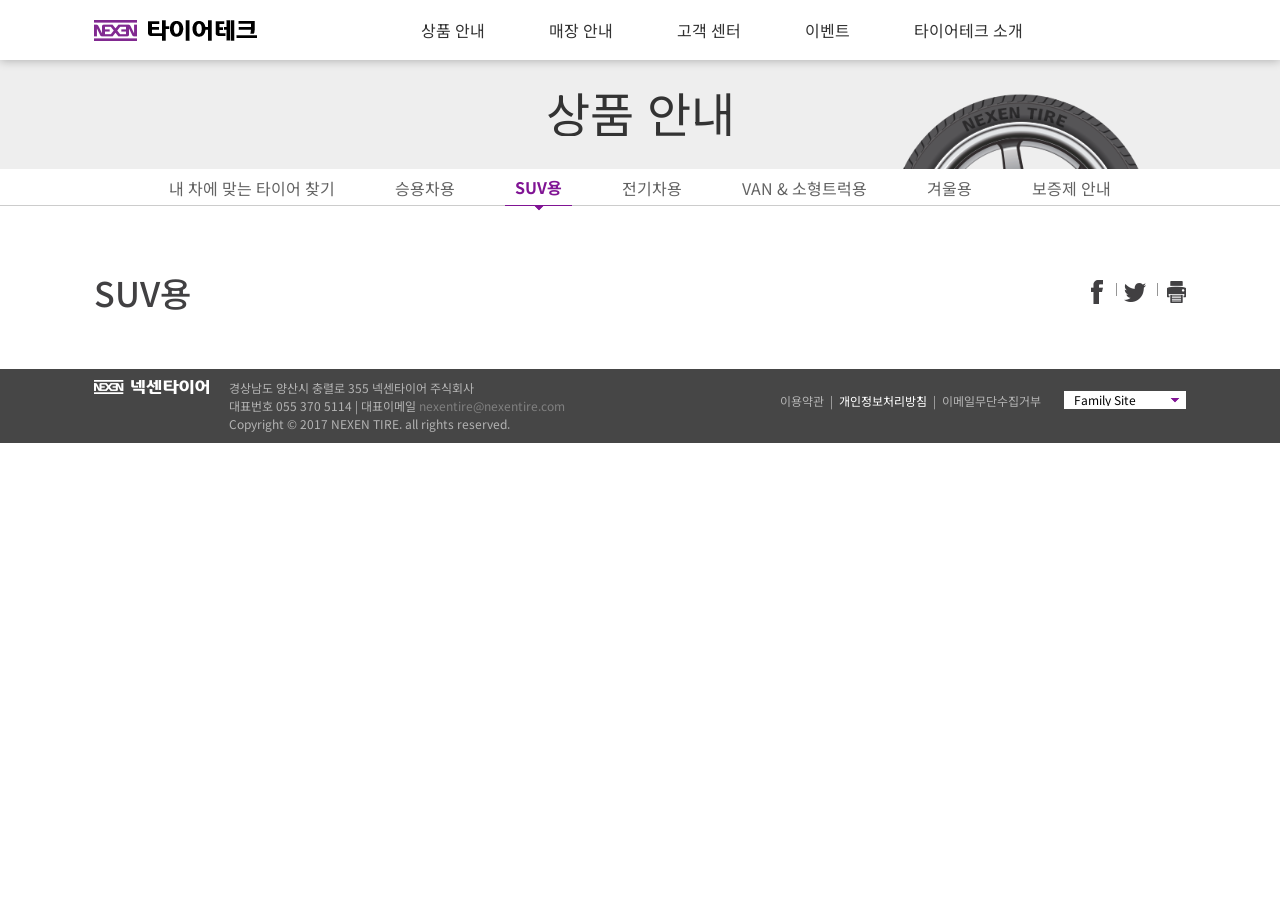
<file: product3.html>
<!doctype html>
<html lang="ko">
  <head>
    <meta charset="UTF-8" />
    <meta name="viewport" content="width=device-width, initial-scale=1.0" />
    <title>상품안내::Tire-tech</title>
    <link rel="icon" href="img/favicon.ico" />
    <link rel="stylesheet" href="css/style.css" />
    <script src="script/js.js" defer></script>
  </head>
  <body>
    <div id="header_container">
      <header>
        <h1><a href="index.html">타이어테크</a></h1>
        <button class="trigger">
          <span class="bar"></span>
          <span class="bar"></span>
          <span class="bar"></span>
        </button>
        <nav class="gnb">
          <ul class="navList">
            <li>
              <a href="#" class="mainBtn">
                <span>상품 안내</span>
                <div class="icon"></div>
              </a>
              <ul class="sub">
                <li>
                  <a href="product1.html">내 차에 맞는 <br />타이어 찾기</a>
                </li>
                <li><a href="product2.html">승용차용</a></li>
                <li><a href="product3.html">SUV용</a></li>
                <li><a href="product4.html">전기차용</a></li>
                <li><a href="product5.html">VAN & 소형트럭용</a></li>
                <li><a href="product6.html">겨울용</a></li>
                <li><a href="product7.html">보증제 안내</a></li>
              </ul>
            </li>
            <li>
              <a href="#" class="mainBtn">
                <span>매장 안내</span>
                <div class="icon"></div>
              </a>
              <ul class="sub">
                <li><a href="shop.html">매장 찾기</a></li>
                <li><a href="shop.html">신규 매장 안내</a></li>
                <li><a href="shop.html">우수 매장 안내</a></li>
              </ul>
            </li>
            <li>
              <a href="#" class="mainBtn">
                <span>고객 센터</span>
                <div class="icon"></div>
              </a>
              <ul class="sub">
                <li><a href="center.html">공지</a></li>
                <li><a href="center.html">고객 문의</a></li>
                <li><a href="center.html">타이어 상식</a></li>
                <li>
                  <a href="center.html">타이어 <br />자가 진단</a>
                </li>
              </ul>
            </li>
            <li>
              <a href="#" class="mainBtn">
                <span>이벤트</span>
                <div class="icon"></div>
              </a>
              <ul class="sub">
                <li><a href="event.html">이벤트</a></li>
              </ul>
            </li>
            <li>
              <a href="#" class="mainBtn">
                <span>타이어테크 소개</span>
                <div class="icon"></div>
              </a>
              <ul class="sub">
                <li><a href="about.html">타이어테크</a></li>
                <li>
                  <a href="about.html">가맹점 <br />개설 안내</a>
                </li>
                <li><a href="about.html">광고/홍보</a></li>
              </ul>
            </li>
          </ul>
        </nav>
      </header>
      <div class="sub_shadow"></div>
    </div>

    <div id="sub_container">
      <div class="sub_visual">
        <div class="title">
          <h1>상품 안내</h1>
        </div>
        <figure>
          <img src="img/sub/product_keyvisual.png" alt="" />
        </figure>
      </div>
      <!-- .sub_visual end -->

      <div class="sub_nav">
        <div class="container">
          <table>
            <tr>
              <td><a href="product1.html">내 차에 맞는 타이어 찾기</a></td>
              <td><a href="product2.html">승용차용</a></td>
              <td class="active"><a href="product3.html">SUV용</a></td>
              <td><a href="product4.html">전기차용</a></td>
              <td><a href="product5.html">VAN & 소형트럭용</a></td>
              <td><a href="product6.html">겨울용</a></td>
              <td><a href="product7.html">보증제 안내</a></td>
            </tr>
          </table>
        </div>
      </div>
      <!-- .sub_nav end -->

      <div class="content_wrap">
        <div class="container">
          <div class="sub_content">
            <div class="con_title">
              <div class="title_txt">
                <h3>SUV용</h3>
              </div>
              <div class="sns_btns">
                <a href="#"
                  ><img src="img/sub/btn_sns1.gif" alt="페이스북"
                /></a>
                <a href="#"><img src="img/sub/btn_sns2.gif" alt="트위터" /></a>
                <a href="#"><img src="img/sub/btn_print.gif" alt="프린트" /></a>
              </div>
            </div>
            <div class="sub_main">
              <!-- 서브 컨텐츠 내용들이 들어가는 곳 -->
            </div>
          </div>
        </div>
      </div>
    </div>

    <div id="footer_container">
      <footer>
        <div class="logo">
          <img src="img/footer_logo.png" alt="타이어테크-푸터" />
        </div>
        <div class="info">
          경상남도 양산시 충렬로 355 넥센타이어 주식회사<br />
          대표번호 055 370 5114 | 대표이메일
          <a href="mailto:nexentire@nexentire.com">nexentire@nexentire.com</a
          ><br />
          Copyright &copy; 2017 NEXEN TIRE. all rights reserved.<br />
        </div>
        <div class="familSite_wrap">
          <select
            id="fam"
            onchange="if (this.value != '') window.open(this.value);"
          >
            <option value="">Family Site</option>
            <option value="http://www.nexentire.com/">넥센타이어</option>
            <option value="http://www.tirerental.co.kr">넥스트레벨</option>
            <option value="http://www.nexencorp.co.kr/">㈜넥센</option>
            <option value="http://www.knn.co.kr/">KNN</option>
            <option value="http://www.facebook.com/nexentire.korea">
              넥센타이어 페이스북
            </option>
            <option value="http://www.youtube.com/user/nexentireglobal">
              넥센타이어 유튜브
            </option>
          </select>
        </div>
        <div class="link_wrap">
          <a href="#">이용약관</a> | <a href="#">개인정보처리방침</a> |
          <a href="#">이메일무단수집거부</a>
        </div>
      </footer>
    </div>
  </body>
</html>
</file>
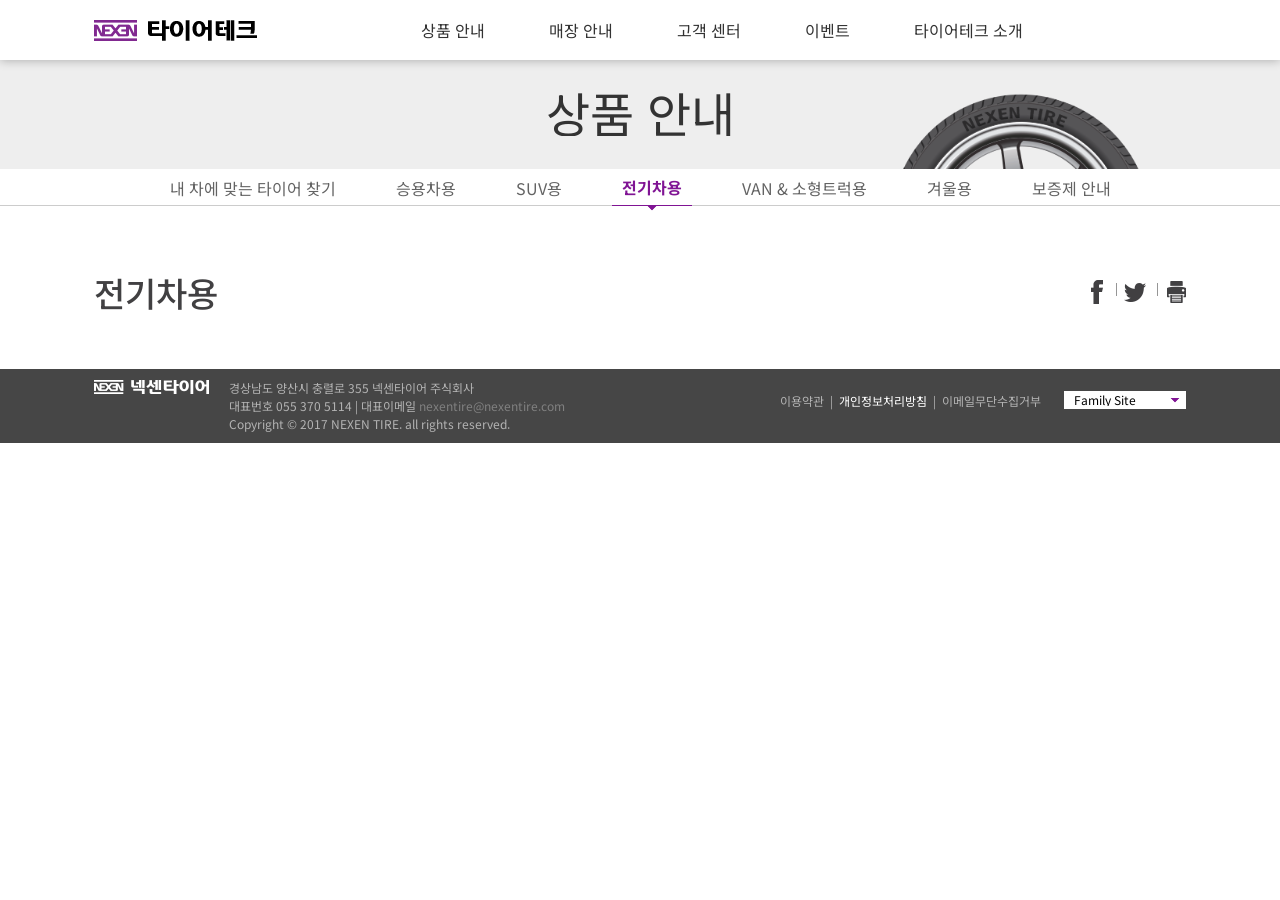
<file: product4.html>
<!doctype html>
<html lang="ko">
  <head>
    <meta charset="UTF-8" />
    <meta name="viewport" content="width=device-width, initial-scale=1.0" />
    <title>상품안내::Tire-tech</title>
    <link rel="icon" href="img/favicon.ico" />
    <link rel="stylesheet" href="css/style.css" />
    <script src="script/js.js" defer></script>
  </head>
  <body>
    <div id="header_container">
      <header>
        <h1><a href="index.html">타이어테크</a></h1>
        <button class="trigger">
          <span class="bar"></span>
          <span class="bar"></span>
          <span class="bar"></span>
        </button>
        <nav class="gnb">
          <ul class="navList">
            <li>
              <a href="#" class="mainBtn">
                <span>상품 안내</span>
                <div class="icon"></div>
              </a>
              <ul class="sub">
                <li>
                  <a href="product1.html">내 차에 맞는 <br />타이어 찾기</a>
                </li>
                <li><a href="product2.html">승용차용</a></li>
                <li><a href="product3.html">SUV용</a></li>
                <li><a href="product4.html">전기차용</a></li>
                <li><a href="product5.html">VAN & 소형트럭용</a></li>
                <li><a href="product6.html">겨울용</a></li>
                <li><a href="product7.html">보증제 안내</a></li>
              </ul>
            </li>
            <li>
              <a href="#" class="mainBtn">
                <span>매장 안내</span>
                <div class="icon"></div>
              </a>
              <ul class="sub">
                <li><a href="shop.html">매장 찾기</a></li>
                <li><a href="shop.html">신규 매장 안내</a></li>
                <li><a href="shop.html">우수 매장 안내</a></li>
              </ul>
            </li>
            <li>
              <a href="#" class="mainBtn">
                <span>고객 센터</span>
                <div class="icon"></div>
              </a>
              <ul class="sub">
                <li><a href="center.html">공지</a></li>
                <li><a href="center.html">고객 문의</a></li>
                <li><a href="center.html">타이어 상식</a></li>
                <li>
                  <a href="center.html">타이어 <br />자가 진단</a>
                </li>
              </ul>
            </li>
            <li>
              <a href="#" class="mainBtn">
                <span>이벤트</span>
                <div class="icon"></div>
              </a>
              <ul class="sub">
                <li><a href="event.html">이벤트</a></li>
              </ul>
            </li>
            <li>
              <a href="#" class="mainBtn">
                <span>타이어테크 소개</span>
                <div class="icon"></div>
              </a>
              <ul class="sub">
                <li><a href="about.html">타이어테크</a></li>
                <li>
                  <a href="about.html">가맹점 <br />개설 안내</a>
                </li>
                <li><a href="about.html">광고/홍보</a></li>
              </ul>
            </li>
          </ul>
        </nav>
      </header>
      <div class="sub_shadow"></div>
    </div>

    <div id="sub_container">
      <div class="sub_visual">
        <div class="title">
          <h1>상품 안내</h1>
        </div>
        <figure>
          <img src="img/sub/product_keyvisual.png" alt="" />
        </figure>
      </div>
      <!-- .sub_visual end -->

      <div class="sub_nav">
        <div class="container">
          <table>
            <tr>
              <td><a href="product1.html">내 차에 맞는 타이어 찾기</a></td>
              <td><a href="product2.html">승용차용</a></td>
              <td><a href="product3.html">SUV용</a></td>
              <td class="active"><a href="product4.html">전기차용</a></td>
              <td><a href="product5.html">VAN & 소형트럭용</a></td>
              <td><a href="product6.html">겨울용</a></td>
              <td><a href="product7.html">보증제 안내</a></td>
            </tr>
          </table>
        </div>
      </div>
      <!-- .sub_nav end -->

      <div class="content_wrap">
        <div class="container">
          <div class="sub_content">
            <div class="con_title">
              <div class="title_txt">
                <h3>전기차용</h3>
              </div>
              <div class="sns_btns">
                <a href="#"
                  ><img src="img/sub/btn_sns1.gif" alt="페이스북"
                /></a>
                <a href="#"><img src="img/sub/btn_sns2.gif" alt="트위터" /></a>
                <a href="#"><img src="img/sub/btn_print.gif" alt="프린트" /></a>
              </div>
            </div>
            <div class="sub_main">
              <!-- 서브 컨텐츠 내용들이 들어가는 곳 -->
            </div>
          </div>
        </div>
      </div>
    </div>

    <div id="footer_container">
      <footer>
        <div class="logo">
          <img src="img/footer_logo.png" alt="타이어테크-푸터" />
        </div>
        <div class="info">
          경상남도 양산시 충렬로 355 넥센타이어 주식회사<br />
          대표번호 055 370 5114 | 대표이메일
          <a href="mailto:nexentire@nexentire.com">nexentire@nexentire.com</a
          ><br />
          Copyright &copy; 2017 NEXEN TIRE. all rights reserved.<br />
        </div>
        <div class="familSite_wrap">
          <select
            id="fam"
            onchange="if (this.value != '') window.open(this.value);"
          >
            <option value="">Family Site</option>
            <option value="http://www.nexentire.com/">넥센타이어</option>
            <option value="http://www.tirerental.co.kr">넥스트레벨</option>
            <option value="http://www.nexencorp.co.kr/">㈜넥센</option>
            <option value="http://www.knn.co.kr/">KNN</option>
            <option value="http://www.facebook.com/nexentire.korea">
              넥센타이어 페이스북
            </option>
            <option value="http://www.youtube.com/user/nexentireglobal">
              넥센타이어 유튜브
            </option>
          </select>
        </div>
        <div class="link_wrap">
          <a href="#">이용약관</a> | <a href="#">개인정보처리방침</a> |
          <a href="#">이메일무단수집거부</a>
        </div>
      </footer>
    </div>
  </body>
</html>
</file>
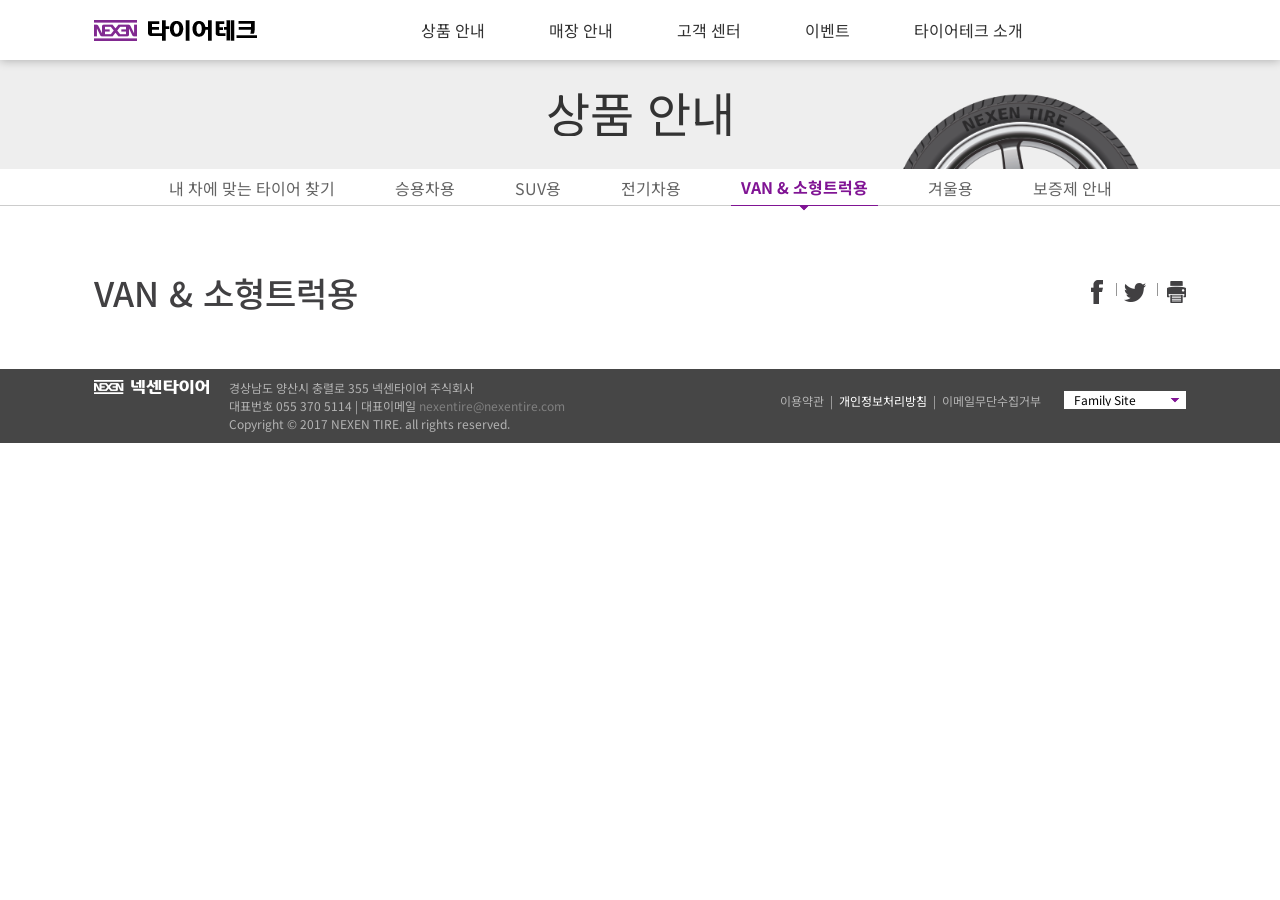
<file: product5.html>
<!doctype html>
<html lang="ko">
  <head>
    <meta charset="UTF-8" />
    <meta name="viewport" content="width=device-width, initial-scale=1.0" />
    <title>상품안내::Tire-tech</title>
    <link rel="icon" href="img/favicon.ico" />
    <link rel="stylesheet" href="css/style.css" />
    <script src="script/js.js" defer></script>
  </head>
  <body>
    <div id="header_container">
      <header>
        <h1><a href="index.html">타이어테크</a></h1>
        <button class="trigger">
          <span class="bar"></span>
          <span class="bar"></span>
          <span class="bar"></span>
        </button>
        <nav class="gnb">
          <ul class="navList">
            <li>
              <a href="#" class="mainBtn">
                <span>상품 안내</span>
                <div class="icon"></div>
              </a>
              <ul class="sub">
                <li>
                  <a href="product1.html">내 차에 맞는 <br />타이어 찾기</a>
                </li>
                <li><a href="product2.html">승용차용</a></li>
                <li><a href="product3.html">SUV용</a></li>
                <li><a href="product4.html">전기차용</a></li>
                <li><a href="product5.html">VAN & 소형트럭용</a></li>
                <li><a href="product6.html">겨울용</a></li>
                <li><a href="product7.html">보증제 안내</a></li>
              </ul>
            </li>
            <li>
              <a href="#" class="mainBtn">
                <span>매장 안내</span>
                <div class="icon"></div>
              </a>
              <ul class="sub">
                <li><a href="shop.html">매장 찾기</a></li>
                <li><a href="shop.html">신규 매장 안내</a></li>
                <li><a href="shop.html">우수 매장 안내</a></li>
              </ul>
            </li>
            <li>
              <a href="#" class="mainBtn">
                <span>고객 센터</span>
                <div class="icon"></div>
              </a>
              <ul class="sub">
                <li><a href="center.html">공지</a></li>
                <li><a href="center.html">고객 문의</a></li>
                <li><a href="center.html">타이어 상식</a></li>
                <li>
                  <a href="center.html">타이어 <br />자가 진단</a>
                </li>
              </ul>
            </li>
            <li>
              <a href="#" class="mainBtn">
                <span>이벤트</span>
                <div class="icon"></div>
              </a>
              <ul class="sub">
                <li><a href="event.html">이벤트</a></li>
              </ul>
            </li>
            <li>
              <a href="#" class="mainBtn">
                <span>타이어테크 소개</span>
                <div class="icon"></div>
              </a>
              <ul class="sub">
                <li><a href="about.html">타이어테크</a></li>
                <li>
                  <a href="about.html">가맹점 <br />개설 안내</a>
                </li>
                <li><a href="about.html">광고/홍보</a></li>
              </ul>
            </li>
          </ul>
        </nav>
      </header>
      <div class="sub_shadow"></div>
    </div>

    <div id="sub_container">
      <div class="sub_visual">
        <div class="title">
          <h1>상품 안내</h1>
        </div>
        <figure>
          <img src="img/sub/product_keyvisual.png" alt="" />
        </figure>
      </div>
      <!-- .sub_visual end -->

      <div class="sub_nav">
        <div class="container">
          <table>
            <tr>
              <td><a href="product1.html">내 차에 맞는 타이어 찾기</a></td>
              <td><a href="product2.html">승용차용</a></td>
              <td><a href="product3.html">SUV용</a></td>
              <td><a href="product4.html">전기차용</a></td>
              <td class="active">
                <a href="product5.html">VAN & 소형트럭용</a>
              </td>
              <td><a href="product6.html">겨울용</a></td>
              <td><a href="product7.html">보증제 안내</a></td>
            </tr>
          </table>
        </div>
      </div>
      <!-- .sub_nav end -->

      <div class="content_wrap">
        <div class="container">
          <div class="sub_content">
            <div class="con_title">
              <div class="title_txt">
                <h3>VAN & 소형트럭용</h3>
              </div>
              <div class="sns_btns">
                <a href="#"
                  ><img src="img/sub/btn_sns1.gif" alt="페이스북"
                /></a>
                <a href="#"><img src="img/sub/btn_sns2.gif" alt="트위터" /></a>
                <a href="#"><img src="img/sub/btn_print.gif" alt="프린트" /></a>
              </div>
            </div>
            <div class="sub_main">
              <!-- 서브 컨텐츠 내용들이 들어가는 곳 -->
            </div>
          </div>
        </div>
      </div>
    </div>

    <div id="footer_container">
      <footer>
        <div class="logo">
          <img src="img/footer_logo.png" alt="타이어테크-푸터" />
        </div>
        <div class="info">
          경상남도 양산시 충렬로 355 넥센타이어 주식회사<br />
          대표번호 055 370 5114 | 대표이메일
          <a href="mailto:nexentire@nexentire.com">nexentire@nexentire.com</a
          ><br />
          Copyright &copy; 2017 NEXEN TIRE. all rights reserved.<br />
        </div>
        <div class="familSite_wrap">
          <select
            id="fam"
            onchange="if (this.value != '') window.open(this.value);"
          >
            <option value="">Family Site</option>
            <option value="http://www.nexentire.com/">넥센타이어</option>
            <option value="http://www.tirerental.co.kr">넥스트레벨</option>
            <option value="http://www.nexencorp.co.kr/">㈜넥센</option>
            <option value="http://www.knn.co.kr/">KNN</option>
            <option value="http://www.facebook.com/nexentire.korea">
              넥센타이어 페이스북
            </option>
            <option value="http://www.youtube.com/user/nexentireglobal">
              넥센타이어 유튜브
            </option>
          </select>
        </div>
        <div class="link_wrap">
          <a href="#">이용약관</a> | <a href="#">개인정보처리방침</a> |
          <a href="#">이메일무단수집거부</a>
        </div>
      </footer>
    </div>
  </body>
</html>
</file>
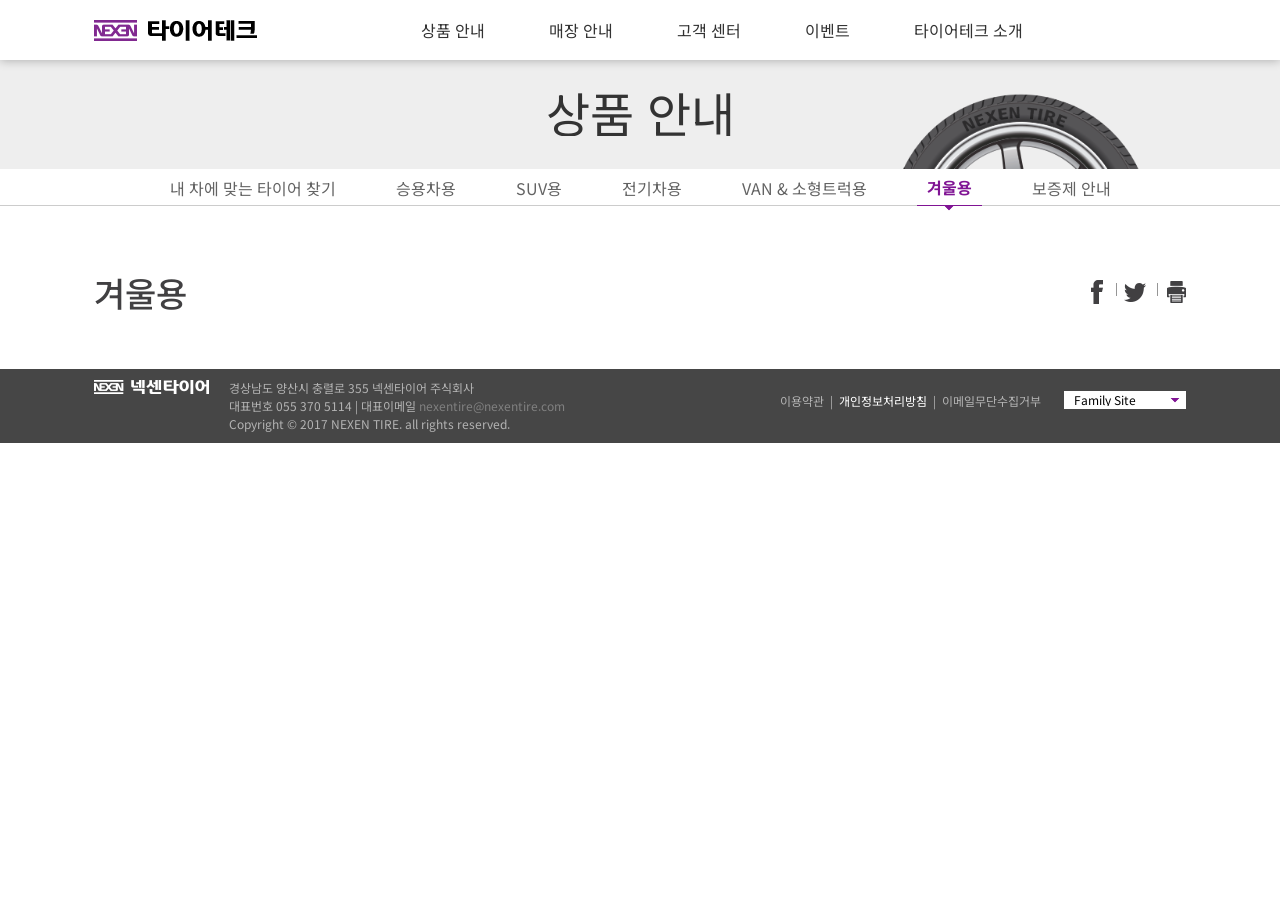
<file: product6.html>
<!doctype html>
<html lang="ko">
  <head>
    <meta charset="UTF-8" />
    <meta name="viewport" content="width=device-width, initial-scale=1.0" />
    <title>상품안내::Tire-tech</title>
    <link rel="icon" href="img/favicon.ico" />
    <link rel="stylesheet" href="css/style.css" />
    <script src="script/js.js" defer></script>
  </head>
  <body>
    <div id="header_container">
      <header>
        <h1><a href="index.html">타이어테크</a></h1>
        <button class="trigger">
          <span class="bar"></span>
          <span class="bar"></span>
          <span class="bar"></span>
        </button>
        <nav class="gnb">
          <ul class="navList">
            <li>
              <a href="#" class="mainBtn">
                <span>상품 안내</span>
                <div class="icon"></div>
              </a>
              <ul class="sub">
                <li>
                  <a href="product1.html">내 차에 맞는 <br />타이어 찾기</a>
                </li>
                <li><a href="product2.html">승용차용</a></li>
                <li><a href="product3.html">SUV용</a></li>
                <li><a href="product4.html">전기차용</a></li>
                <li><a href="product5.html">VAN & 소형트럭용</a></li>
                <li><a href="product6.html">겨울용</a></li>
                <li><a href="product7.html">보증제 안내</a></li>
              </ul>
            </li>
            <li>
              <a href="#" class="mainBtn">
                <span>매장 안내</span>
                <div class="icon"></div>
              </a>
              <ul class="sub">
                <li><a href="shop.html">매장 찾기</a></li>
                <li><a href="shop.html">신규 매장 안내</a></li>
                <li><a href="shop.html">우수 매장 안내</a></li>
              </ul>
            </li>
            <li>
              <a href="#" class="mainBtn">
                <span>고객 센터</span>
                <div class="icon"></div>
              </a>
              <ul class="sub">
                <li><a href="center.html">공지</a></li>
                <li><a href="center.html">고객 문의</a></li>
                <li><a href="center.html">타이어 상식</a></li>
                <li>
                  <a href="center.html">타이어 <br />자가 진단</a>
                </li>
              </ul>
            </li>
            <li>
              <a href="#" class="mainBtn">
                <span>이벤트</span>
                <div class="icon"></div>
              </a>
              <ul class="sub">
                <li><a href="event.html">이벤트</a></li>
              </ul>
            </li>
            <li>
              <a href="#" class="mainBtn">
                <span>타이어테크 소개</span>
                <div class="icon"></div>
              </a>
              <ul class="sub">
                <li><a href="about.html">타이어테크</a></li>
                <li>
                  <a href="about.html">가맹점 <br />개설 안내</a>
                </li>
                <li><a href="about.html">광고/홍보</a></li>
              </ul>
            </li>
          </ul>
        </nav>
      </header>
      <div class="sub_shadow"></div>
    </div>

    <div id="sub_container">
      <div class="sub_visual">
        <div class="title">
          <h1>상품 안내</h1>
        </div>
        <figure>
          <img src="img/sub/product_keyvisual.png" alt="" />
        </figure>
      </div>
      <!-- .sub_visual end -->

      <div class="sub_nav">
        <div class="container">
          <table>
            <tr>
              <td><a href="product1.html">내 차에 맞는 타이어 찾기</a></td>
              <td><a href="product2.html">승용차용</a></td>
              <td><a href="product3.html">SUV용</a></td>
              <td><a href="product4.html">전기차용</a></td>
              <td><a href="product5.html">VAN & 소형트럭용</a></td>
              <td class="active"><a href="product6.html">겨울용</a></td>
              <td><a href="product7.html">보증제 안내</a></td>
            </tr>
          </table>
        </div>
      </div>
      <!-- .sub_nav end -->

      <div class="content_wrap">
        <div class="container">
          <div class="sub_content">
            <div class="con_title">
              <div class="title_txt">
                <h3>겨울용</h3>
              </div>
              <div class="sns_btns">
                <a href="#"
                  ><img src="img/sub/btn_sns1.gif" alt="페이스북"
                /></a>
                <a href="#"><img src="img/sub/btn_sns2.gif" alt="트위터" /></a>
                <a href="#"><img src="img/sub/btn_print.gif" alt="프린트" /></a>
              </div>
            </div>
            <div class="sub_main">
              <!-- 서브 컨텐츠 내용들이 들어가는 곳 -->
            </div>
          </div>
        </div>
      </div>
    </div>

    <div id="footer_container">
      <footer>
        <div class="logo">
          <img src="img/footer_logo.png" alt="타이어테크-푸터" />
        </div>
        <div class="info">
          경상남도 양산시 충렬로 355 넥센타이어 주식회사<br />
          대표번호 055 370 5114 | 대표이메일
          <a href="mailto:nexentire@nexentire.com">nexentire@nexentire.com</a
          ><br />
          Copyright &copy; 2017 NEXEN TIRE. all rights reserved.<br />
        </div>
        <div class="familSite_wrap">
          <select
            id="fam"
            onchange="if (this.value != '') window.open(this.value);"
          >
            <option value="">Family Site</option>
            <option value="http://www.nexentire.com/">넥센타이어</option>
            <option value="http://www.tirerental.co.kr">넥스트레벨</option>
            <option value="http://www.nexencorp.co.kr/">㈜넥센</option>
            <option value="http://www.knn.co.kr/">KNN</option>
            <option value="http://www.facebook.com/nexentire.korea">
              넥센타이어 페이스북
            </option>
            <option value="http://www.youtube.com/user/nexentireglobal">
              넥센타이어 유튜브
            </option>
          </select>
        </div>
        <div class="link_wrap">
          <a href="#">이용약관</a> | <a href="#">개인정보처리방침</a> |
          <a href="#">이메일무단수집거부</a>
        </div>
      </footer>
    </div>
  </body>
</html>
</file>
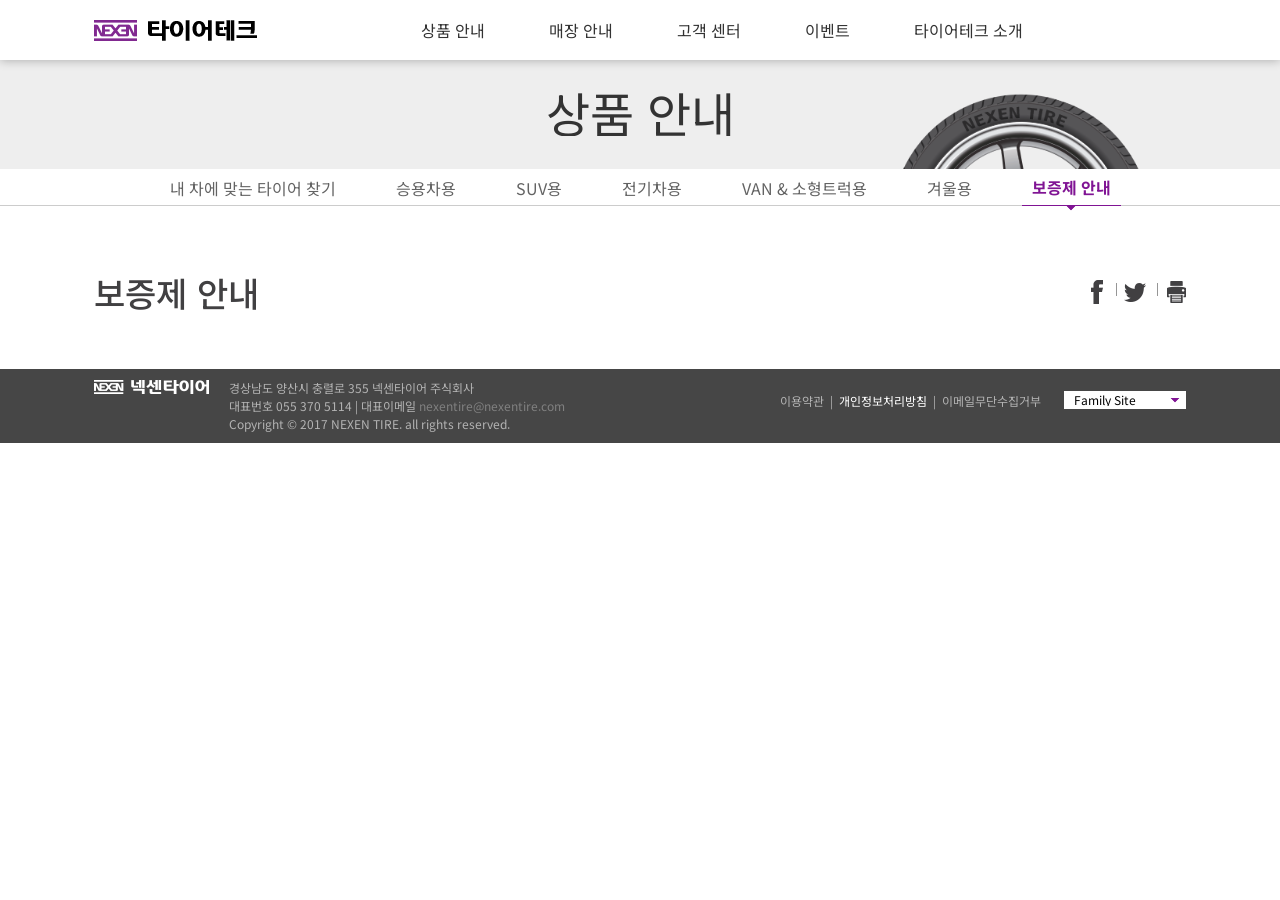
<file: product7.html>
<!doctype html>
<html lang="ko">
  <head>
    <meta charset="UTF-8" />
    <meta name="viewport" content="width=device-width, initial-scale=1.0" />
    <title>상품안내::Tire-tech</title>
    <link rel="icon" href="img/favicon.ico" />
    <link rel="stylesheet" href="css/style.css" />
    <script src="script/js.js" defer></script>
  </head>
  <body>
    <div id="header_container">
      <header>
        <h1><a href="index.html">타이어테크</a></h1>
        <button class="trigger">
          <span class="bar"></span>
          <span class="bar"></span>
          <span class="bar"></span>
        </button>
        <nav class="gnb">
          <ul class="navList">
            <li>
              <a href="#" class="mainBtn">
                <span>상품 안내</span>
                <div class="icon"></div>
              </a>
              <ul class="sub">
                <li>
                  <a href="product1.html">내 차에 맞는 <br />타이어 찾기</a>
                </li>
                <li><a href="product2.html">승용차용</a></li>
                <li><a href="product3.html">SUV용</a></li>
                <li><a href="product4.html">전기차용</a></li>
                <li><a href="product5.html">VAN & 소형트럭용</a></li>
                <li><a href="product6.html">겨울용</a></li>
                <li><a href="product7.html">보증제 안내</a></li>
              </ul>
            </li>
            <li>
              <a href="#" class="mainBtn">
                <span>매장 안내</span>
                <div class="icon"></div>
              </a>
              <ul class="sub">
                <li><a href="shop.html">매장 찾기</a></li>
                <li><a href="shop.html">신규 매장 안내</a></li>
                <li><a href="shop.html">우수 매장 안내</a></li>
              </ul>
            </li>
            <li>
              <a href="#" class="mainBtn">
                <span>고객 센터</span>
                <div class="icon"></div>
              </a>
              <ul class="sub">
                <li><a href="center.html">공지</a></li>
                <li><a href="center.html">고객 문의</a></li>
                <li><a href="center.html">타이어 상식</a></li>
                <li>
                  <a href="center.html">타이어 <br />자가 진단</a>
                </li>
              </ul>
            </li>
            <li>
              <a href="#" class="mainBtn">
                <span>이벤트</span>
                <div class="icon"></div>
              </a>
              <ul class="sub">
                <li><a href="event.html">이벤트</a></li>
              </ul>
            </li>
            <li>
              <a href="#" class="mainBtn">
                <span>타이어테크 소개</span>
                <div class="icon"></div>
              </a>
              <ul class="sub">
                <li><a href="about.html">타이어테크</a></li>
                <li>
                  <a href="about.html">가맹점 <br />개설 안내</a>
                </li>
                <li><a href="about.html">광고/홍보</a></li>
              </ul>
            </li>
          </ul>
        </nav>
      </header>
      <div class="sub_shadow"></div>
    </div>

    <div id="sub_container">
      <div class="sub_visual">
        <div class="title">
          <h1>상품 안내</h1>
        </div>
        <figure>
          <img src="img/sub/product_keyvisual.png" alt="" />
        </figure>
      </div>
      <!-- .sub_visual end -->

      <div class="sub_nav">
        <div class="container">
          <table>
            <tr>
              <td><a href="product1.html">내 차에 맞는 타이어 찾기</a></td>
              <td><a href="product2.html">승용차용</a></td>
              <td><a href="product3.html">SUV용</a></td>
              <td><a href="product4.html">전기차용</a></td>
              <td><a href="product5.html">VAN & 소형트럭용</a></td>
              <td><a href="product6.html">겨울용</a></td>
              <td class="active"><a href="product7.html">보증제 안내</a></td>
            </tr>
          </table>
        </div>
      </div>
      <!-- .sub_nav end -->

      <div class="content_wrap">
        <div class="container">
          <div class="sub_content">
            <div class="con_title">
              <div class="title_txt">
                <h3>보증제 안내</h3>
              </div>
              <div class="sns_btns">
                <a href="#"
                  ><img src="img/sub/btn_sns1.gif" alt="페이스북"
                /></a>
                <a href="#"><img src="img/sub/btn_sns2.gif" alt="트위터" /></a>
                <a href="#"><img src="img/sub/btn_print.gif" alt="프린트" /></a>
              </div>
            </div>
            <div class="sub_main">
              <!-- 서브 컨텐츠 내용들이 들어가는 곳 -->
            </div>
          </div>
        </div>
      </div>
    </div>

    <div id="footer_container">
      <footer>
        <div class="logo">
          <img src="img/footer_logo.png" alt="타이어테크-푸터" />
        </div>
        <div class="info">
          경상남도 양산시 충렬로 355 넥센타이어 주식회사<br />
          대표번호 055 370 5114 | 대표이메일
          <a href="mailto:nexentire@nexentire.com">nexentire@nexentire.com</a
          ><br />
          Copyright &copy; 2017 NEXEN TIRE. all rights reserved.<br />
        </div>
        <div class="familSite_wrap">
          <select
            id="fam"
            onchange="if (this.value != '') window.open(this.value);"
          >
            <option value="">Family Site</option>
            <option value="http://www.nexentire.com/">넥센타이어</option>
            <option value="http://www.tirerental.co.kr">넥스트레벨</option>
            <option value="http://www.nexencorp.co.kr/">㈜넥센</option>
            <option value="http://www.knn.co.kr/">KNN</option>
            <option value="http://www.facebook.com/nexentire.korea">
              넥센타이어 페이스북
            </option>
            <option value="http://www.youtube.com/user/nexentireglobal">
              넥센타이어 유튜브
            </option>
          </select>
        </div>
        <div class="link_wrap">
          <a href="#">이용약관</a> | <a href="#">개인정보처리방침</a> |
          <a href="#">이메일무단수집거부</a>
        </div>
      </footer>
    </div>
  </body>
</html>
</file>
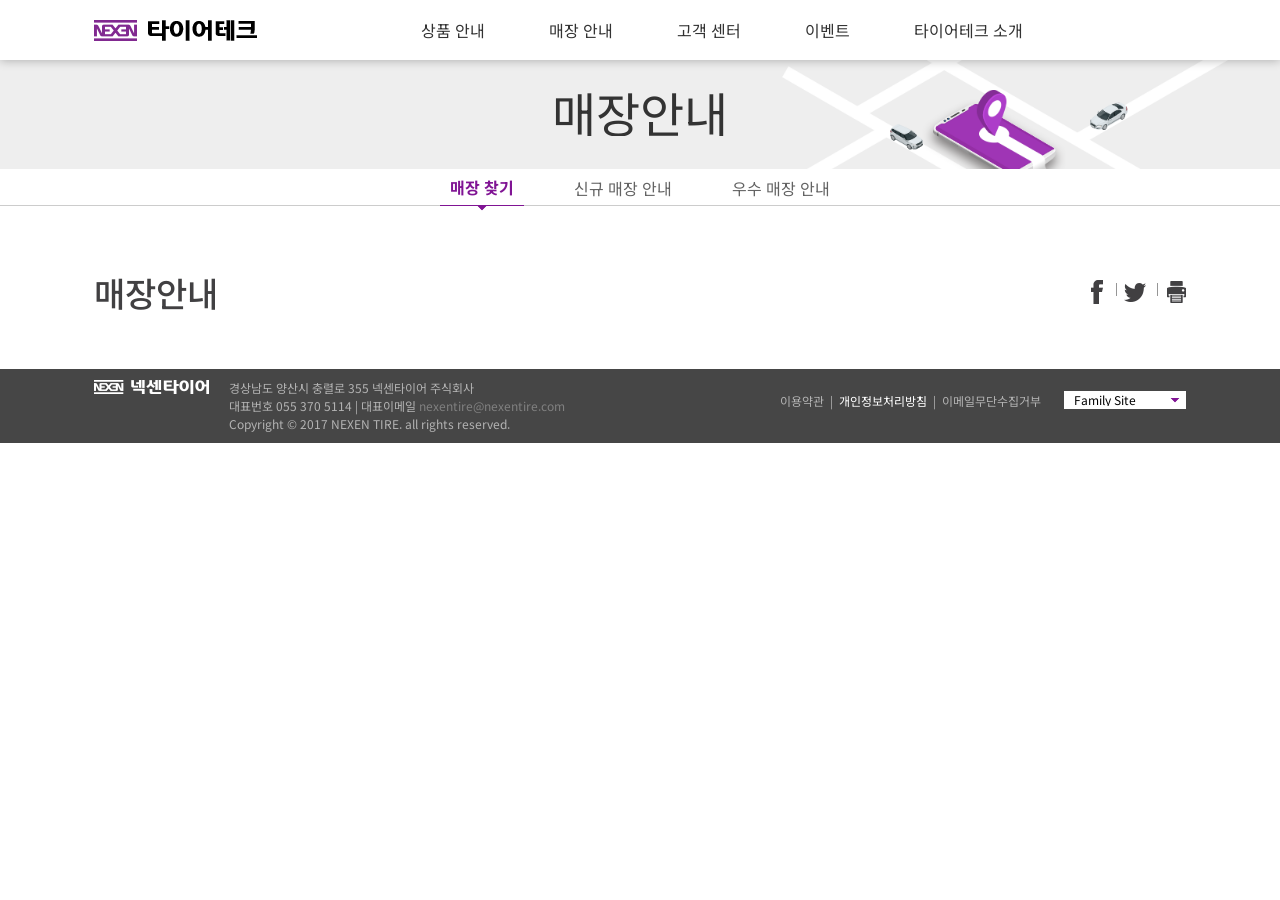
<file: shop.html>
<!doctype html>
<html lang="ko">
  <head>
    <meta charset="UTF-8" />
    <meta name="viewport" content="width=device-width, initial-scale=1.0" />
    <title>매장안내::Tire-tech</title>
    <link rel="icon" href="img/favicon.ico" />
    <link rel="stylesheet" href="css/style.css" />
    <script src="script/js.js" defer></script>
  </head>
  <body>
    <div id="header_container">
      <header>
        <h1><a href="index.html">타이어테크</a></h1>
        <button class="trigger">
          <span class="bar"></span>
          <span class="bar"></span>
          <span class="bar"></span>
        </button>
        <nav class="gnb">
          <ul class="navList">
            <li>
              <a href="#" class="mainBtn">
                <span>상품 안내</span>
                <div class="icon"></div>
              </a>
              <ul class="sub">
                <li>
                  <a href="product1.html">내 차에 맞는 <br />타이어 찾기</a>
                </li>
                <li><a href="product2.html">승용차용</a></li>
                <li><a href="product3.html">SUV용</a></li>
                <li><a href="product4.html">전기차용</a></li>
                <li><a href="product5.html">VAN & 소형트럭용</a></li>
                <li><a href="product6.html">겨울용</a></li>
                <li><a href="product7.html">보증제 안내</a></li>
              </ul>
            </li>
            <li>
              <a href="#" class="mainBtn">
                <span>매장 안내</span>
                <div class="icon"></div>
              </a>
              <ul class="sub">
                <li><a href="shop.html">매장 찾기</a></li>
                <li><a href="shop.html">신규 매장 안내</a></li>
                <li><a href="shop.html">우수 매장 안내</a></li>
              </ul>
            </li>
            <li>
              <a href="#" class="mainBtn">
                <span>고객 센터</span>
                <div class="icon"></div>
              </a>
              <ul class="sub">
                <li><a href="center.html">공지</a></li>
                <li><a href="center.html">고객 문의</a></li>
                <li><a href="center.html">타이어 상식</a></li>
                <li>
                  <a href="center.html">타이어 <br />자가 진단</a>
                </li>
              </ul>
            </li>
            <li>
              <a href="#" class="mainBtn">
                <span>이벤트</span>
                <div class="icon"></div>
              </a>
              <ul class="sub">
                <li><a href="event.html">이벤트</a></li>
              </ul>
            </li>
            <li>
              <a href="#" class="mainBtn">
                <span>타이어테크 소개</span>
                <div class="icon"></div>
              </a>
              <ul class="sub">
                <li><a href="about.html">타이어테크</a></li>
                <li>
                  <a href="about.html">가맹점 <br />개설 안내</a>
                </li>
                <li><a href="about.html">광고/홍보</a></li>
              </ul>
            </li>
          </ul>
        </nav>
      </header>
      <div class="sub_shadow"></div>
    </div>

    <div id="sub_container">
      <div class="sub_visual">
        <div class="title">
          <h1>매장안내</h1>
        </div>
        <figure>
          <img src="img/sub/service_keyvisual.png" alt="" />
        </figure>
      </div>
      <!-- .sub_visual end -->

      <div class="sub_nav">
        <div class="container">
          <table>
            <tr>
              <td class="active"><a href="shop.html">매장 찾기</a></td>
              <td><a href="shop.html">신규 매장 안내</a></td>
              <td><a href="shop.html">우수 매장 안내</a></td>
            </tr>
          </table>
        </div>
      </div>
      <!-- .sub_nav end -->

      <div class="content_wrap">
        <div class="container">
          <div class="sub_content">
            <div class="con_title">
              <div class="title_txt">
                <h3>매장안내</h3>
              </div>
              <div class="sns_btns">
                <a href="#"
                  ><img src="img/sub/btn_sns1.gif" alt="페이스북"
                /></a>
                <a href="#"><img src="img/sub/btn_sns2.gif" alt="트위터" /></a>
                <a href="#"><img src="img/sub/btn_print.gif" alt="프린트" /></a>
              </div>
            </div>
            <div class="sub_main">
              <!-- 서브 컨텐츠 내용들이 들어가는 곳 -->
            </div>
          </div>
        </div>
      </div>
    </div>

    <div id="footer_container">
      <footer>
        <div class="logo">
          <img src="img/footer_logo.png" alt="타이어테크-푸터" />
        </div>
        <div class="info">
          경상남도 양산시 충렬로 355 넥센타이어 주식회사<br />
          대표번호 055 370 5114 | 대표이메일
          <a href="mailto:nexentire@nexentire.com">nexentire@nexentire.com</a
          ><br />
          Copyright &copy; 2017 NEXEN TIRE. all rights reserved.<br />
        </div>
        <div class="familSite_wrap">
          <select
            id="fam"
            onchange="if (this.value != '') window.open(this.value);"
          >
            <option value="">Family Site</option>
            <option value="http://www.nexentire.com/">넥센타이어</option>
            <option value="http://www.tirerental.co.kr">넥스트레벨</option>
            <option value="http://www.nexencorp.co.kr/">㈜넥센</option>
            <option value="http://www.knn.co.kr/">KNN</option>
            <option value="http://www.facebook.com/nexentire.korea">
              넥센타이어 페이스북
            </option>
            <option value="http://www.youtube.com/user/nexentireglobal">
              넥센타이어 유튜브
            </option>
          </select>
        </div>
        <div class="link_wrap">
          <a href="#">이용약관</a> | <a href="#">개인정보처리방침</a> |
          <a href="#">이메일무단수집거부</a>
        </div>
      </footer>
    </div>
  </body>
</html>
</file>
<file: css/style.css>
@import url(reset.css);
@import url(head.css);
@import url(visual.css);
@import url(main.css);
@import url(sns.css);
@import url(footer.css);
@import url(sub.css);
</file>
